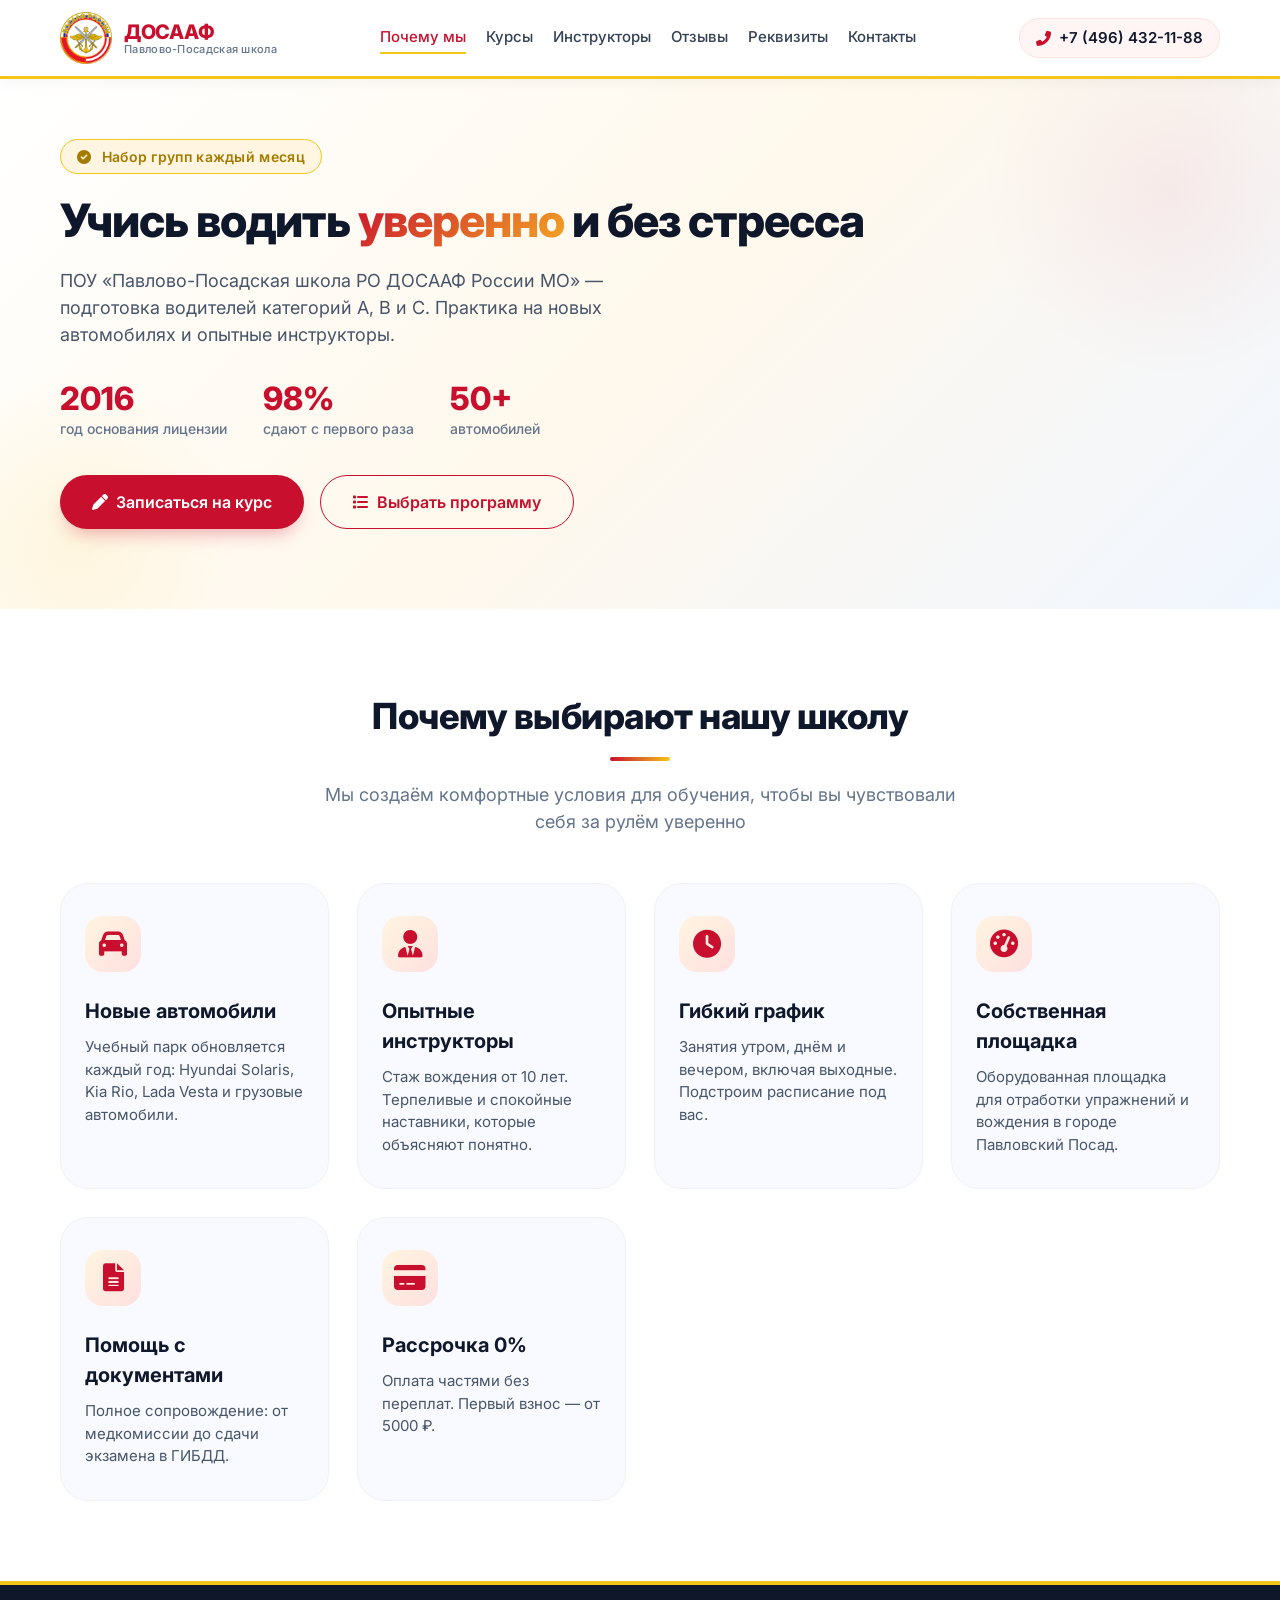
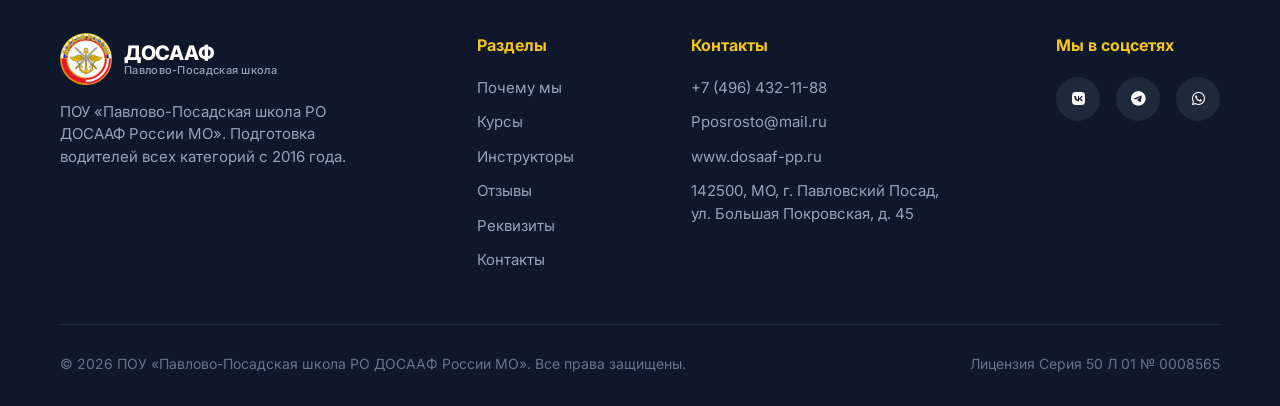
<file: index.html>
<!DOCTYPE html>
<html lang="ru">
<head>
  <meta charset="UTF-8">
  <meta name="viewport" content="width=device-width, initial-scale=1.0">
  <title>ПОУ «Павлово-Посадская школа РО ДОСААФ России МО»</title>
  <link rel="preconnect" href="https://fonts.googleapis.com">
  <link rel="preconnect" href="https://fonts.gstatic.com" crossorigin>
  <link href="https://fonts.googleapis.com/css2?family=Inter:opsz,wght@14..32,400;14..32,500;14..32,600;14..32,700;14..32,800&display=swap" rel="stylesheet">
  <link rel="stylesheet" href="https://cdnjs.cloudflare.com/ajax/libs/font-awesome/6.0.0-beta3/css/all.min.css">
  <link rel="stylesheet" href="style.css">
</head>
<body>
  <header>
    <div class="container header-inner">
      <a href="index.html" class="logo">
        <img src="images/dosaaf-logo.png" alt="Логотип ДОСААФ">
        <div class="logo-text-block">
          <span class="logo-title">ДОСААФ</span>
          <span class="logo-sub">Павлово-Посадская школа</span>
        </div>
      </a>

      <nav class="nav-desktop">
        <a href="index.html" class="active">Почему мы</a>
        <a href="courses.html">Курсы</a>
        <a href="instructors.html">Инструкторы</a>
        <a href="reviews.html">Отзывы</a>
        <a href="requisites.html">Реквизиты</a>
        <a href="contacts.html">Контакты</a>
      </nav>

      <a href="tel:+74964321188" class="header-phone">
        <i class="fas fa-phone-alt"></i> +7 (496) 432-11-88
      </a>

      <button class="burger" id="burger" aria-label="Меню" aria-expanded="false">
        <span></span>
        <span></span>
        <span></span>
      </button>
    </div>

    <div class="mobile-menu" id="mobileMenu">
      <nav class="mobile-nav">
        <a href="index.html" class="active">Почему мы</a>
        <a href="courses.html">Курсы</a>
        <a href="instructors.html">Инструкторы</a>
        <a href="reviews.html">Отзывы</a>
        <a href="requisites.html">Реквизиты</a>
        <a href="contacts.html">Контакты</a>
        <div class="mobile-nav-phone">
          <a href="tel:+74964321188">
            <i class="fas fa-phone-alt"></i> +7 (496) 432-11-88
          </a>
        </div>
      </nav>
    </div>
  </header>

  <section class="hero">
    <div class="container hero-grid">
      <div class="hero-content">
        <div class="hero-badge">
          <i class="fas fa-check-circle" style="margin-right: 6px;"></i> Набор групп каждый месяц
        </div>
        <h1 class="hero-title">
          Учись водить <span>уверенно</span> и без стресса
        </h1>
        <p class="hero-text">
          ПОУ «Павлово-Посадская школа РО ДОСААФ России МО» — подготовка водителей 
          категорий A, B и C. Практика на новых автомобилях и опытные инструкторы.
        </p>
        <div class="hero-stats">
          <div class="stat-item">
            <h3>2016</h3>
            <p>год основания лицензии</p>
          </div>
          <div class="stat-item">
            <h3>98%</h3>
            <p>сдают с первого раза</p>
          </div>
          <div class="stat-item">
            <h3>50+</h3>
            <p>автомобилей</p>
          </div>
        </div>
        <div class="hero-buttons">
          <a href="contacts.html" class="btn">
            <i class="fas fa-pen"></i> Записаться на курс
          </a>
          <a href="courses.html" class="btn btn-outline">
            <i class="fas fa-list"></i> Выбрать программу
          </a>
        </div>
      </div>
    </div>
  </section>

  <section class="features" id="features">
    <div class="container">
      <h2 class="section-title">Почему выбирают нашу школу</h2>
      <p class="section-subtitle">Мы создаём комфортные условия для обучения, чтобы вы чувствовали себя за рулём уверенно</p>

      <div class="features-grid">
        <div class="feature-card">
          <div class="feature-icon"><i class="fas fa-car"></i></div>
          <h3>Новые автомобили</h3>
          <p>Учебный парк обновляется каждый год: Hyundai Solaris, Kia Rio, Lada Vesta и грузовые автомобили.</p>
        </div>
        <div class="feature-card">
          <div class="feature-icon"><i class="fas fa-user-tie"></i></div>
          <h3>Опытные инструкторы</h3>
          <p>Стаж вождения от 10 лет. Терпеливые и спокойные наставники, которые объясняют понятно.</p>
        </div>
        <div class="feature-card">
          <div class="feature-icon"><i class="fas fa-clock"></i></div>
          <h3>Гибкий график</h3>
          <p>Занятия утром, днём и вечером, включая выходные. Подстроим расписание под вас.</p>
        </div>
        <div class="feature-card">
          <div class="feature-icon"><i class="fas fa-tachometer-alt"></i></div>
          <h3>Собственная площадка</h3>
          <p>Оборудованная площадка для отработки упражнений и вождения в городе Павловский Посад.</p>
        </div>
        <div class="feature-card">
          <div class="feature-icon"><i class="fas fa-file-alt"></i></div>
          <h3>Помощь с документами</h3>
          <p>Полное сопровождение: от медкомиссии до сдачи экзамена в ГИБДД.</p>
        </div>
        <div class="feature-card">
          <div class="feature-icon"><i class="fas fa-credit-card"></i></div>
          <h3>Рассрочка 0%</h3>
          <p>Оплата частями без переплат. Первый взнос — от 5000 ₽.</p>
        </div>
      </div>
    </div>
  </section>

  <footer>
    <div class="container">
      <div class="footer-grid">
        <div class="footer-brand">
          <a href="index.html" class="logo">
            <img src="images/dosaaf-logo.png" alt="Логотип ДОСААФ">
            <div class="logo-text-block">
              <span class="logo-title">ДОСААФ</span>
              <span class="logo-sub">Павлово-Посадская школа</span>
            </div>
          </a>
          <p>ПОУ «Павлово-Посадская школа РО ДОСААФ России МО». Подготовка водителей всех категорий с 2016 года.</p>
        </div>

        <div class="footer-links">
          <h4>Разделы</h4>
          <a href="index.html">Почему мы</a>
          <a href="courses.html">Курсы</a>
          <a href="instructors.html">Инструкторы</a>
          <a href="reviews.html">Отзывы</a>
          <a href="requisites.html">Реквизиты</a>
          <a href="contacts.html">Контакты</a>
        </div>

        <div class="footer-links">
          <h4>Контакты</h4>
          <a href="tel:+74964321188">+7 (496) 432-11-88</a>
          <a href="mailto:Pposrosto@mail.ru">Pposrosto@mail.ru</a>
          <a href="https://www.dosaaf-pp.ru" target="_blank">www.dosaaf-pp.ru</a>
          <a href="contacts.html">142500, МО, г. Павловский Посад,<br>ул. Большая Покровская, д. 45</a>
        </div>

        <div class="footer-links">
          <h4>Мы в соцсетях</h4>
          <div class="footer-social">
            <a href="#" aria-label="ВКонтакте"><i class="fab fa-vk"></i></a>
            <a href="#" aria-label="Telegram"><i class="fab fa-telegram-plane"></i></a>
            <a href="#" aria-label="WhatsApp"><i class="fab fa-whatsapp"></i></a>
          </div>
        </div>
      </div>

      <div class="footer-bottom">
        <div>© 2026 ПОУ «Павлово-Посадская школа РО ДОСААФ России МО». Все права защищены.</div>
        <div>Лицензия Серия 50 Л 01 № 0008565</div>
      </div>
    </div>
  </footer>


  <script>
    (function () {
      const burger = document.getElementById('burger');
      const mobileMenu = document.getElementById('mobileMenu');
      if (!burger || !mobileMenu) return;

      function closeMenu() {
        burger.classList.remove('active');
        mobileMenu.classList.remove('open');
        burger.setAttribute('aria-expanded', 'false');
        document.body.style.overflow = '';
      }

      function openMenu() {
        burger.classList.add('active');
        mobileMenu.classList.add('open');
        burger.setAttribute('aria-expanded', 'true');
        document.body.style.overflow = 'hidden';
      }

      burger.addEventListener('click', function () {
        if (mobileMenu.classList.contains('open')) closeMenu();
        else openMenu();
      });

      mobileMenu.addEventListener('click', function (e) {
        if (e.target === mobileMenu) closeMenu();
      });

      mobileMenu.querySelectorAll('a').forEach(function (link) {
        link.addEventListener('click', closeMenu);
      });

      document.addEventListener('keydown', function (e) {
        if (e.key === 'Escape') closeMenu();
      });
    })();
  </script>

</body>
</html>
</file>
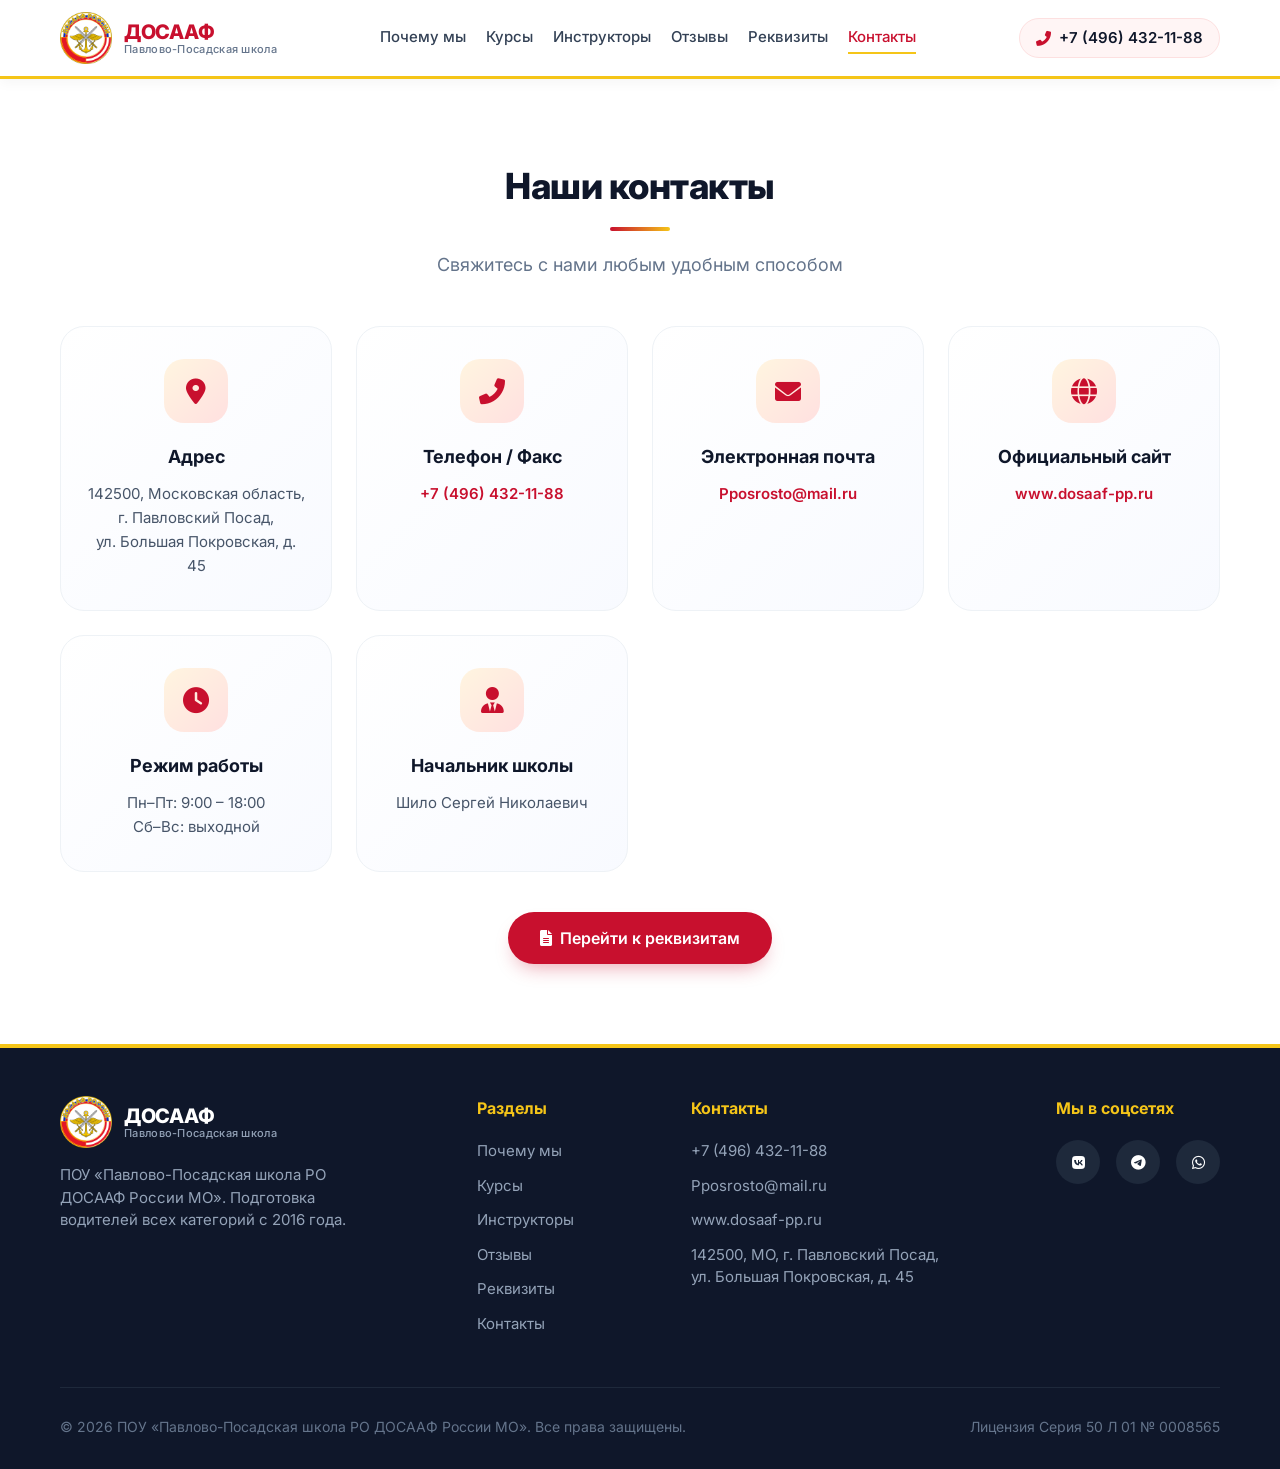
<file: contacts.html>
<!DOCTYPE html>
<html lang="ru">
<head>
  <meta charset="UTF-8">
  <meta name="viewport" content="width=device-width, initial-scale=1.0">
  <title>Контакты — ПОУ «Павлово-Посадская школа РО ДОСААФ России МО»</title>
  <link rel="preconnect" href="https://fonts.googleapis.com">
  <link rel="preconnect" href="https://fonts.gstatic.com" crossorigin>
  <link href="https://fonts.googleapis.com/css2?family=Inter:opsz,wght@14..32,400;14..32,500;14..32,600;14..32,700;14..32,800&display=swap" rel="stylesheet">
  <link rel="stylesheet" href="https://cdnjs.cloudflare.com/ajax/libs/font-awesome/6.0.0-beta3/css/all.min.css">
  <link rel="stylesheet" href="style.css">
</head>
<body>
  <header>
    <div class="container header-inner">
      <a href="index.html" class="logo">
        <img src="images/dosaaf-logo.png" alt="Логотип ДОСААФ">
        <div class="logo-text-block">
          <span class="logo-title">ДОСААФ</span>
          <span class="logo-sub">Павлово-Посадская школа</span>
        </div>
      </a>

      <nav class="nav-desktop">
        <a href="index.html">Почему мы</a>
        <a href="courses.html">Курсы</a>
        <a href="instructors.html">Инструкторы</a>
        <a href="reviews.html">Отзывы</a>
        <a href="requisites.html">Реквизиты</a>
        <a href="contacts.html" class="active">Контакты</a>
      </nav>

      <a href="tel:+74964321188" class="header-phone">
        <i class="fas fa-phone-alt"></i> +7 (496) 432-11-88
      </a>

      <button class="burger" id="burger" aria-label="Меню" aria-expanded="false">
        <span></span>
        <span></span>
        <span></span>
      </button>
    </div>

    <div class="mobile-menu" id="mobileMenu">
      <nav class="mobile-nav">
        <a href="index.html">Почему мы</a>
        <a href="courses.html">Курсы</a>
        <a href="instructors.html">Инструкторы</a>
        <a href="reviews.html">Отзывы</a>
        <a href="requisites.html">Реквизиты</a>
        <a href="contacts.html" class="active">Контакты</a>
        <div class="mobile-nav-phone">
          <a href="tel:+74964321188">
            <i class="fas fa-phone-alt"></i> +7 (496) 432-11-88
          </a>
        </div>
      </nav>
    </div>
  </header>

  <section class="contact">
    <div class="container">
      <h2 class="section-title">Наши контакты</h2>
      <p class="section-subtitle">Свяжитесь с нами любым удобным способом</p>

      <div class="contact-cards">
        <div class="contact-card">
          <div class="contact-card-icon"><i class="fas fa-map-marker-alt"></i></div>
          <h3>Адрес</h3>
          <p>142500, Московская область,<br>г. Павловский Посад,<br>ул. Большая Покровская, д. 45</p>
        </div>

        <div class="contact-card">
          <div class="contact-card-icon"><i class="fas fa-phone-alt"></i></div>
          <h3>Телефон / Факс</h3>
          <p><a href="tel:+74964321188">+7 (496) 432-11-88</a></p>
        </div>

        <div class="contact-card">
          <div class="contact-card-icon"><i class="fas fa-envelope"></i></div>
          <h3>Электронная почта</h3>
          <p><a href="mailto:Pposrosto@mail.ru">Pposrosto@mail.ru</a></p>
        </div>

        <div class="contact-card">
          <div class="contact-card-icon"><i class="fas fa-globe"></i></div>
          <h3>Официальный сайт</h3>
          <p><a href="https://www.dosaaf-pp.ru" target="_blank">www.dosaaf-pp.ru</a></p>
        </div>

        <div class="contact-card">
          <div class="contact-card-icon"><i class="fas fa-clock"></i></div>
          <h3>Режим работы</h3>
          <p>Пн–Пт: 9:00 – 18:00<br>Сб–Вс: выходной</p>
        </div>

        <div class="contact-card">
          <div class="contact-card-icon"><i class="fas fa-user-tie"></i></div>
          <h3>Начальник школы</h3>
          <p>Шило Сергей Николаевич</p>
        </div>
      </div>

      <!-- Кнопка-ссылка на реквизиты -->
      <div class="contact-cta">
        <a href="requisites.html" class="btn">
          <i class="fas fa-file-alt"></i> Перейти к реквизитам
        </a>
      </div>

    </div>
  </section>

  <footer>
    <div class="container">
      <div class="footer-grid">
        <div class="footer-brand">
          <a href="index.html" class="logo">
            <img src="images/dosaaf-logo.png" alt="Логотип ДОСААФ">
            <div class="logo-text-block">
              <span class="logo-title">ДОСААФ</span>
              <span class="logo-sub">Павлово-Посадская школа</span>
            </div>
          </a>
          <p>ПОУ «Павлово-Посадская школа РО ДОСААФ России МО». Подготовка водителей всех категорий с 2016 года.</p>
        </div>
        <div class="footer-links">
          <h4>Разделы</h4>
          <a href="index.html">Почему мы</a>
          <a href="courses.html">Курсы</a>
          <a href="instructors.html">Инструкторы</a>
          <a href="reviews.html">Отзывы</a>
          <a href="requisites.html">Реквизиты</a>
          <a href="contacts.html">Контакты</a>
        </div>
        <div class="footer-links">
          <h4>Контакты</h4>
          <a href="tel:+74964321188">+7 (496) 432-11-88</a>
          <a href="mailto:Pposrosto@mail.ru">Pposrosto@mail.ru</a>
          <a href="https://www.dosaaf-pp.ru" target="_blank">www.dosaaf-pp.ru</a>
          <a href="contacts.html">142500, МО, г. Павловский Посад,<br>ул. Большая Покровская, д. 45</a>
        </div>
        <div class="footer-links">
          <h4>Мы в соцсетях</h4>
          <div class="footer-social">
            <a href="#" aria-label="ВКонтакте"><i class="fab fa-vk"></i></a>
            <a href="#" aria-label="Telegram"><i class="fab fa-telegram-plane"></i></a>
            <a href="#" aria-label="WhatsApp"><i class="fab fa-whatsapp"></i></a>
          </div>
        </div>
      </div>
      <div class="footer-bottom">
        <div>© 2026 ПОУ «Павлово-Посадская школа РО ДОСААФ России МО». Все права защищены.</div>
        <div>Лицензия Серия 50 Л 01 № 0008565</div>
      </div>
    </div>
  </footer>


  <script>
    (function () {
      const burger = document.getElementById('burger');
      const mobileMenu = document.getElementById('mobileMenu');
      if (!burger || !mobileMenu) return;

      function closeMenu() {
        burger.classList.remove('active');
        mobileMenu.classList.remove('open');
        burger.setAttribute('aria-expanded', 'false');
        document.body.style.overflow = '';
      }

      function openMenu() {
        burger.classList.add('active');
        mobileMenu.classList.add('open');
        burger.setAttribute('aria-expanded', 'true');
        document.body.style.overflow = 'hidden';
      }

      burger.addEventListener('click', function () {
        if (mobileMenu.classList.contains('open')) closeMenu();
        else openMenu();
      });

      mobileMenu.addEventListener('click', function (e) {
        if (e.target === mobileMenu) closeMenu();
      });

      mobileMenu.querySelectorAll('a').forEach(function (link) {
        link.addEventListener('click', closeMenu);
      });

      document.addEventListener('keydown', function (e) {
        if (e.key === 'Escape') closeMenu();
      });
    })();
  </script>

</body>
</html>
</file>
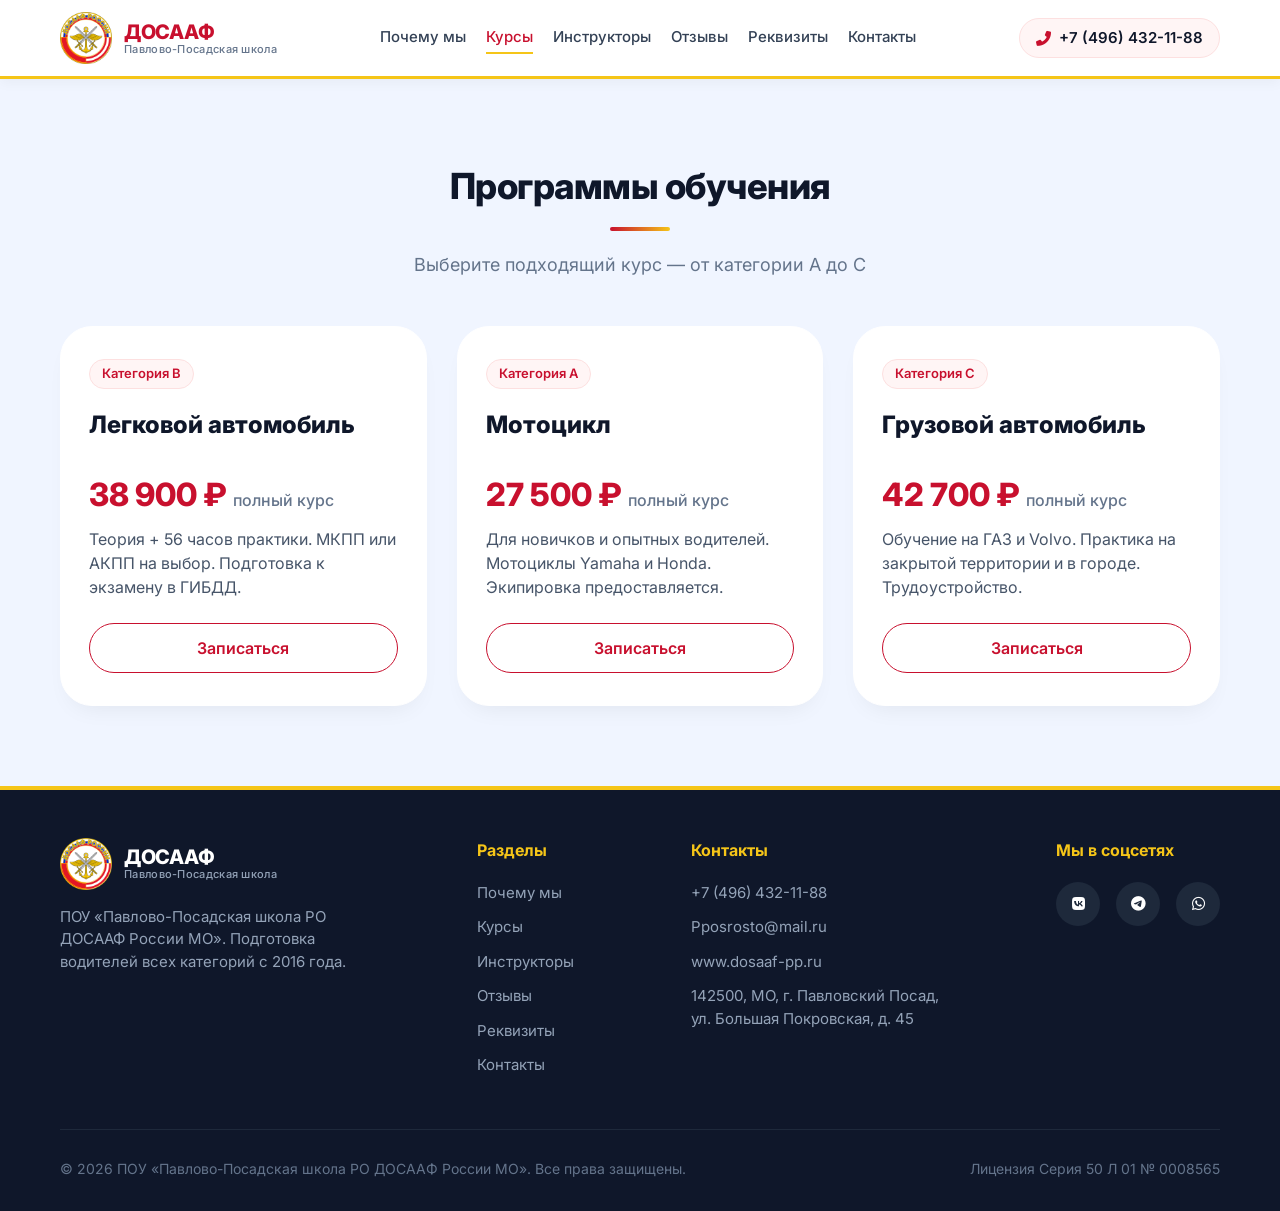
<file: courses.html>
<!DOCTYPE html>
<html lang="ru">
<head>
  <meta charset="UTF-8">
  <meta name="viewport" content="width=device-width, initial-scale=1.0">
  <title>Курсы — ПОУ «Павлово-Посадская школа РО ДОСААФ России МО»</title>
  <link rel="preconnect" href="https://fonts.googleapis.com">
  <link rel="preconnect" href="https://fonts.gstatic.com" crossorigin>
  <link href="https://fonts.googleapis.com/css2?family=Inter:opsz,wght@14..32,400;14..32,500;14..32,600;14..32,700;14..32,800&display=swap" rel="stylesheet">
  <link rel="stylesheet" href="https://cdnjs.cloudflare.com/ajax/libs/font-awesome/6.0.0-beta3/css/all.min.css">
  <link rel="stylesheet" href="style.css">
</head>
<body>
  <header>
    <div class="container header-inner">
      <a href="index.html" class="logo">
        <img src="images/dosaaf-logo.png" alt="Логотип ДОСААФ">
        <div class="logo-text-block">
          <span class="logo-title">ДОСААФ</span>
          <span class="logo-sub">Павлово-Посадская школа</span>
        </div>
      </a>

      <nav class="nav-desktop">
        <a href="index.html">Почему мы</a>
        <a href="courses.html" class="active">Курсы</a>
        <a href="instructors.html">Инструкторы</a>
        <a href="reviews.html">Отзывы</a>
        <a href="requisites.html">Реквизиты</a>
        <a href="contacts.html">Контакты</a>
      </nav>

      <a href="tel:+74964321188" class="header-phone">
        <i class="fas fa-phone-alt"></i> +7 (496) 432-11-88
      </a>

      <button class="burger" id="burger" aria-label="Меню" aria-expanded="false">
        <span></span>
        <span></span>
        <span></span>
      </button>
    </div>

    <div class="mobile-menu" id="mobileMenu">
      <nav class="mobile-nav">
        <a href="index.html">Почему мы</a>
        <a href="courses.html" class="active">Курсы</a>
        <a href="instructors.html">Инструкторы</a>
        <a href="reviews.html">Отзывы</a>
        <a href="requisites.html">Реквизиты</a>
        <a href="contacts.html">Контакты</a>
        <div class="mobile-nav-phone">
          <a href="tel:+74964321188">
            <i class="fas fa-phone-alt"></i> +7 (496) 432-11-88
          </a>
        </div>
      </nav>
    </div>
  </header>

  <section class="courses">
    <div class="container">
      <h2 class="section-title">Программы обучения</h2>
      <p class="section-subtitle">Выберите подходящий курс — от категории A до C</p>

      <div class="courses-grid">
        <div class="course-card">
          <span class="course-tag">Категория B</span>
          <h3>Легковой автомобиль</h3>
          <div class="course-price">38 900 ₽ <small>полный курс</small></div>
          <p class="course-desc">
            Теория + 56 часов практики. МКПП или АКПП на выбор. Подготовка к экзамену в ГИБДД.
          </p>
          <a href="contacts.html" class="btn btn-outline">Записаться</a>
        </div>
        <div class="course-card">
          <span class="course-tag">Категория A</span>
          <h3>Мотоцикл</h3>
          <div class="course-price">27 500 ₽ <small>полный курс</small></div>
          <p class="course-desc">
            Для новичков и опытных водителей. Мотоциклы Yamaha и Honda. Экипировка предоставляется.
          </p>
          <a href="contacts.html" class="btn btn-outline">Записаться</a>
        </div>
        <div class="course-card">
          <span class="course-tag">Категория C</span>
          <h3>Грузовой автомобиль</h3>
          <div class="course-price">42 700 ₽ <small>полный курс</small></div>
          <p class="course-desc">
            Обучение на ГАЗ и Volvo. Практика на закрытой территории и в городе. Трудоустройство.
          </p>
          <a href="contacts.html" class="btn btn-outline">Записаться</a>
        </div>
      </div>
    </div>
  </section>

  <footer>
    <div class="container">
      <div class="footer-grid">
        <div class="footer-brand">
          <a href="index.html" class="logo">
            <img src="images/dosaaf-logo.png" alt="Логотип ДОСААФ">
            <div class="logo-text-block">
              <span class="logo-title">ДОСААФ</span>
              <span class="logo-sub">Павлово-Посадская школа</span>
            </div>
          </a>
          <p>ПОУ «Павлово-Посадская школа РО ДОСААФ России МО». Подготовка водителей всех категорий с 2016 года.</p>
        </div>
        <div class="footer-links">
          <h4>Разделы</h4>
          <a href="index.html">Почему мы</a>
          <a href="courses.html">Курсы</a>
          <a href="instructors.html">Инструкторы</a>
          <a href="reviews.html">Отзывы</a>
          <a href="requisites.html">Реквизиты</a>
          <a href="contacts.html">Контакты</a>
        </div>
        <div class="footer-links">
          <h4>Контакты</h4>
          <a href="tel:+74964321188">+7 (496) 432-11-88</a>
          <a href="mailto:Pposrosto@mail.ru">Pposrosto@mail.ru</a>
          <a href="https://www.dosaaf-pp.ru" target="_blank">www.dosaaf-pp.ru</a>
          <a href="contacts.html">142500, МО, г. Павловский Посад,<br>ул. Большая Покровская, д. 45</a>
        </div>
        <div class="footer-links">
          <h4>Мы в соцсетях</h4>
          <div class="footer-social">
            <a href="#" aria-label="ВКонтакте"><i class="fab fa-vk"></i></a>
            <a href="#" aria-label="Telegram"><i class="fab fa-telegram-plane"></i></a>
            <a href="#" aria-label="WhatsApp"><i class="fab fa-whatsapp"></i></a>
          </div>
        </div>
      </div>
      <div class="footer-bottom">
        <div>© 2026 ПОУ «Павлово-Посадская школа РО ДОСААФ России МО». Все права защищены.</div>
        <div>Лицензия Серия 50 Л 01 № 0008565</div>
      </div>
    </div>
  </footer>


  <script>
    (function () {
      const burger = document.getElementById('burger');
      const mobileMenu = document.getElementById('mobileMenu');
      if (!burger || !mobileMenu) return;

      function closeMenu() {
        burger.classList.remove('active');
        mobileMenu.classList.remove('open');
        burger.setAttribute('aria-expanded', 'false');
        document.body.style.overflow = '';
      }

      function openMenu() {
        burger.classList.add('active');
        mobileMenu.classList.add('open');
        burger.setAttribute('aria-expanded', 'true');
        document.body.style.overflow = 'hidden';
      }

      burger.addEventListener('click', function () {
        if (mobileMenu.classList.contains('open')) closeMenu();
        else openMenu();
      });

      mobileMenu.addEventListener('click', function (e) {
        if (e.target === mobileMenu) closeMenu();
      });

      mobileMenu.querySelectorAll('a').forEach(function (link) {
        link.addEventListener('click', closeMenu);
      });

      document.addEventListener('keydown', function (e) {
        if (e.key === 'Escape') closeMenu();
      });
    })();
  </script>

</body>
</html>
</file>
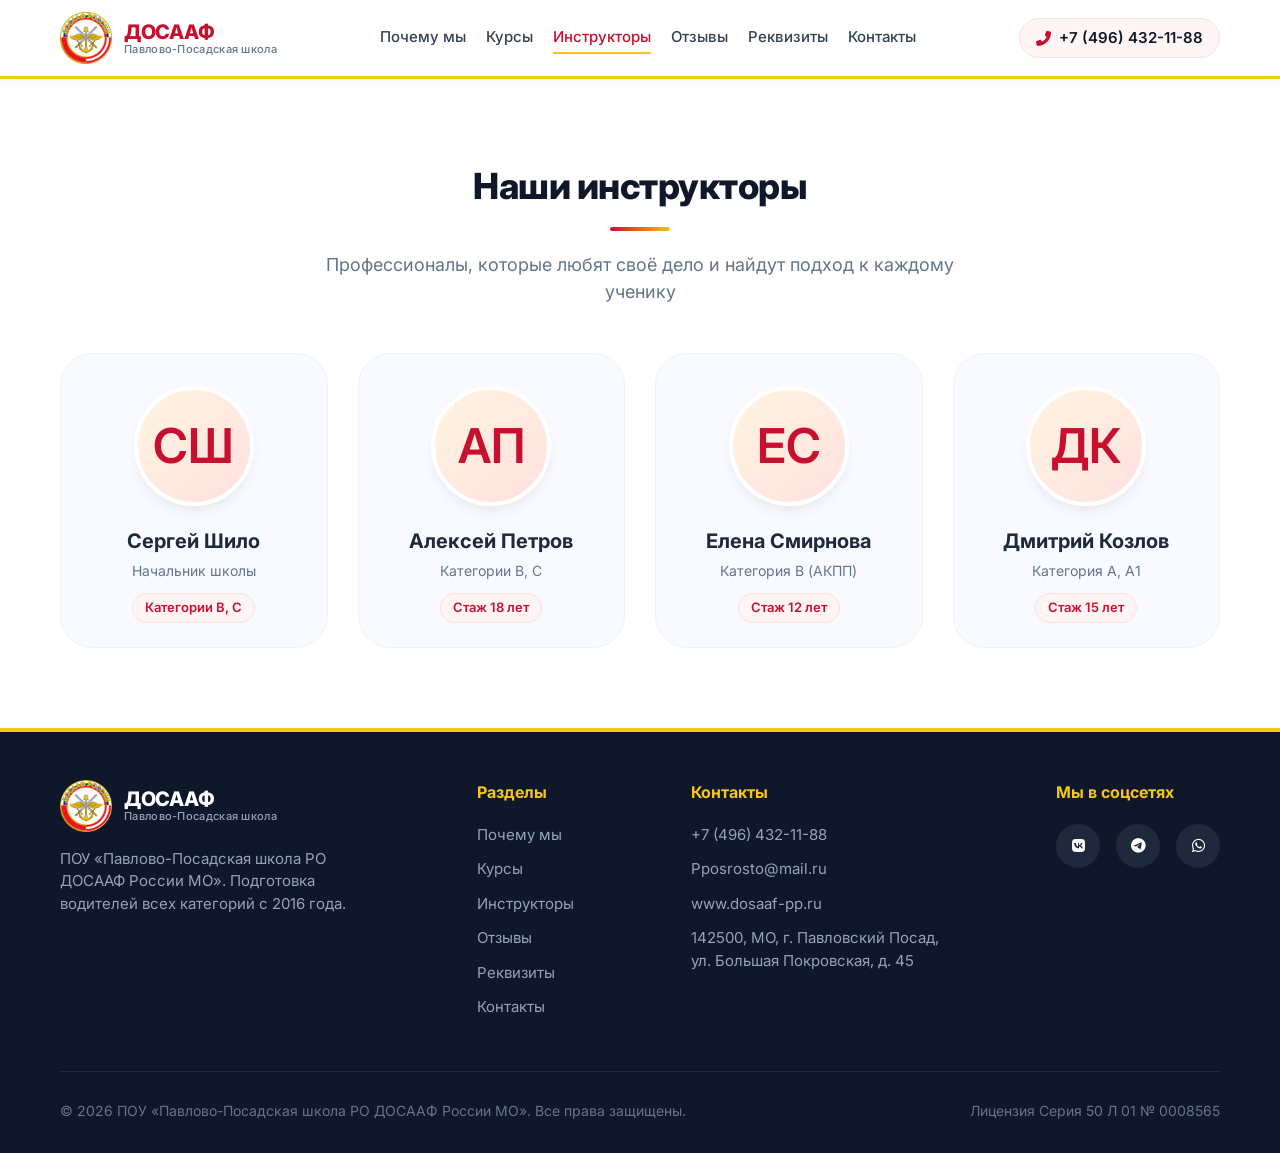
<file: instructors.html>
<!DOCTYPE html>
<html lang="ru">
<head>
  <meta charset="UTF-8">
  <meta name="viewport" content="width=device-width, initial-scale=1.0">
  <title>Инструкторы — ПОУ «Павлово-Посадская школа РО ДОСААФ России МО»</title>
  <link rel="preconnect" href="https://fonts.googleapis.com">
  <link rel="preconnect" href="https://fonts.gstatic.com" crossorigin>
  <link href="https://fonts.googleapis.com/css2?family=Inter:opsz,wght@14..32,400;14..32,500;14..32,600;14..32,700;14..32,800&display=swap" rel="stylesheet">
  <link rel="stylesheet" href="https://cdnjs.cloudflare.com/ajax/libs/font-awesome/6.0.0-beta3/css/all.min.css">
  <link rel="stylesheet" href="style.css">
</head>
<body>
  <header>
    <div class="container header-inner">
      <a href="index.html" class="logo">
        <img src="images/dosaaf-logo.png" alt="Логотип ДОСААФ">
        <div class="logo-text-block">
          <span class="logo-title">ДОСААФ</span>
          <span class="logo-sub">Павлово-Посадская школа</span>
        </div>
      </a>

      <nav class="nav-desktop">
        <a href="index.html">Почему мы</a>
        <a href="courses.html">Курсы</a>
        <a href="instructors.html" class="active">Инструкторы</a>
        <a href="reviews.html">Отзывы</a>
        <a href="requisites.html">Реквизиты</a>
        <a href="contacts.html">Контакты</a>
      </nav>

      <a href="tel:+74964321188" class="header-phone">
        <i class="fas fa-phone-alt"></i> +7 (496) 432-11-88
      </a>

      <button class="burger" id="burger" aria-label="Меню" aria-expanded="false">
        <span></span>
        <span></span>
        <span></span>
      </button>
    </div>

    <div class="mobile-menu" id="mobileMenu">
      <nav class="mobile-nav">
        <a href="index.html">Почему мы</a>
        <a href="courses.html">Курсы</a>
        <a href="instructors.html" class="active">Инструкторы</a>
        <a href="reviews.html">Отзывы</a>
        <a href="requisites.html">Реквизиты</a>
        <a href="contacts.html">Контакты</a>
        <div class="mobile-nav-phone">
          <a href="tel:+74964321188">
            <i class="fas fa-phone-alt"></i> +7 (496) 432-11-88
          </a>
        </div>
      </nav>
    </div>
  </header>

  <section class="instructors">
    <div class="container">
      <h2 class="section-title">Наши инструкторы</h2>
      <p class="section-subtitle">Профессионалы, которые любят своё дело и найдут подход к каждому ученику</p>

      <div class="instructors-grid">
        <div class="instructor-card">
          <div class="instructor-avatar">СШ</div>
          <h4>Сергей Шило</h4>
          <p>Начальник школы</p>
          <span class="instructor-exp">Категории B, C</span>
        </div>
        <div class="instructor-card">
          <div class="instructor-avatar">АП</div>
          <h4>Алексей Петров</h4>
          <p>Категории B, C</p>
          <span class="instructor-exp">Стаж 18 лет</span>
        </div>
        <div class="instructor-card">
          <div class="instructor-avatar">ЕС</div>
          <h4>Елена Смирнова</h4>
          <p>Категория B (АКПП)</p>
          <span class="instructor-exp">Стаж 12 лет</span>
        </div>
        <div class="instructor-card">
          <div class="instructor-avatar">ДК</div>
          <h4>Дмитрий Козлов</h4>
          <p>Категория A, A1</p>
          <span class="instructor-exp">Стаж 15 лет</span>
        </div>
      </div>
    </div>
  </section>

  <footer>
    <div class="container">
      <div class="footer-grid">
        <div class="footer-brand">
          <a href="index.html" class="logo">
            <img src="images/dosaaf-logo.png" alt="Логотип ДОСААФ">
            <div class="logo-text-block">
              <span class="logo-title">ДОСААФ</span>
              <span class="logo-sub">Павлово-Посадская школа</span>
            </div>
          </a>
          <p>ПОУ «Павлово-Посадская школа РО ДОСААФ России МО». Подготовка водителей всех категорий с 2016 года.</p>
        </div>
        <div class="footer-links">
          <h4>Разделы</h4>
          <a href="index.html">Почему мы</a>
          <a href="courses.html">Курсы</a>
          <a href="instructors.html">Инструкторы</a>
          <a href="reviews.html">Отзывы</a>
          <a href="requisites.html">Реквизиты</a>
          <a href="contacts.html">Контакты</a>
        </div>
        <div class="footer-links">
          <h4>Контакты</h4>
          <a href="tel:+74964321188">+7 (496) 432-11-88</a>
          <a href="mailto:Pposrosto@mail.ru">Pposrosto@mail.ru</a>
          <a href="https://www.dosaaf-pp.ru" target="_blank">www.dosaaf-pp.ru</a>
          <a href="contacts.html">142500, МО, г. Павловский Посад,<br>ул. Большая Покровская, д. 45</a>
        </div>
        <div class="footer-links">
          <h4>Мы в соцсетях</h4>
          <div class="footer-social">
            <a href="#" aria-label="ВКонтакте"><i class="fab fa-vk"></i></a>
            <a href="#" aria-label="Telegram"><i class="fab fa-telegram-plane"></i></a>
            <a href="#" aria-label="WhatsApp"><i class="fab fa-whatsapp"></i></a>
          </div>
        </div>
      </div>
      <div class="footer-bottom">
        <div>© 2026 ПОУ «Павлово-Посадская школа РО ДОСААФ России МО». Все права защищены.</div>
        <div>Лицензия Серия 50 Л 01 № 0008565</div>
      </div>
    </div>
  </footer>


  <script>
    (function () {
      const burger = document.getElementById('burger');
      const mobileMenu = document.getElementById('mobileMenu');
      if (!burger || !mobileMenu) return;

      function closeMenu() {
        burger.classList.remove('active');
        mobileMenu.classList.remove('open');
        burger.setAttribute('aria-expanded', 'false');
        document.body.style.overflow = '';
      }

      function openMenu() {
        burger.classList.add('active');
        mobileMenu.classList.add('open');
        burger.setAttribute('aria-expanded', 'true');
        document.body.style.overflow = 'hidden';
      }

      burger.addEventListener('click', function () {
        if (mobileMenu.classList.contains('open')) closeMenu();
        else openMenu();
      });

      mobileMenu.addEventListener('click', function (e) {
        if (e.target === mobileMenu) closeMenu();
      });

      mobileMenu.querySelectorAll('a').forEach(function (link) {
        link.addEventListener('click', closeMenu);
      });

      document.addEventListener('keydown', function (e) {
        if (e.key === 'Escape') closeMenu();
      });
    })();
  </script>

</body>
</html>
</file>
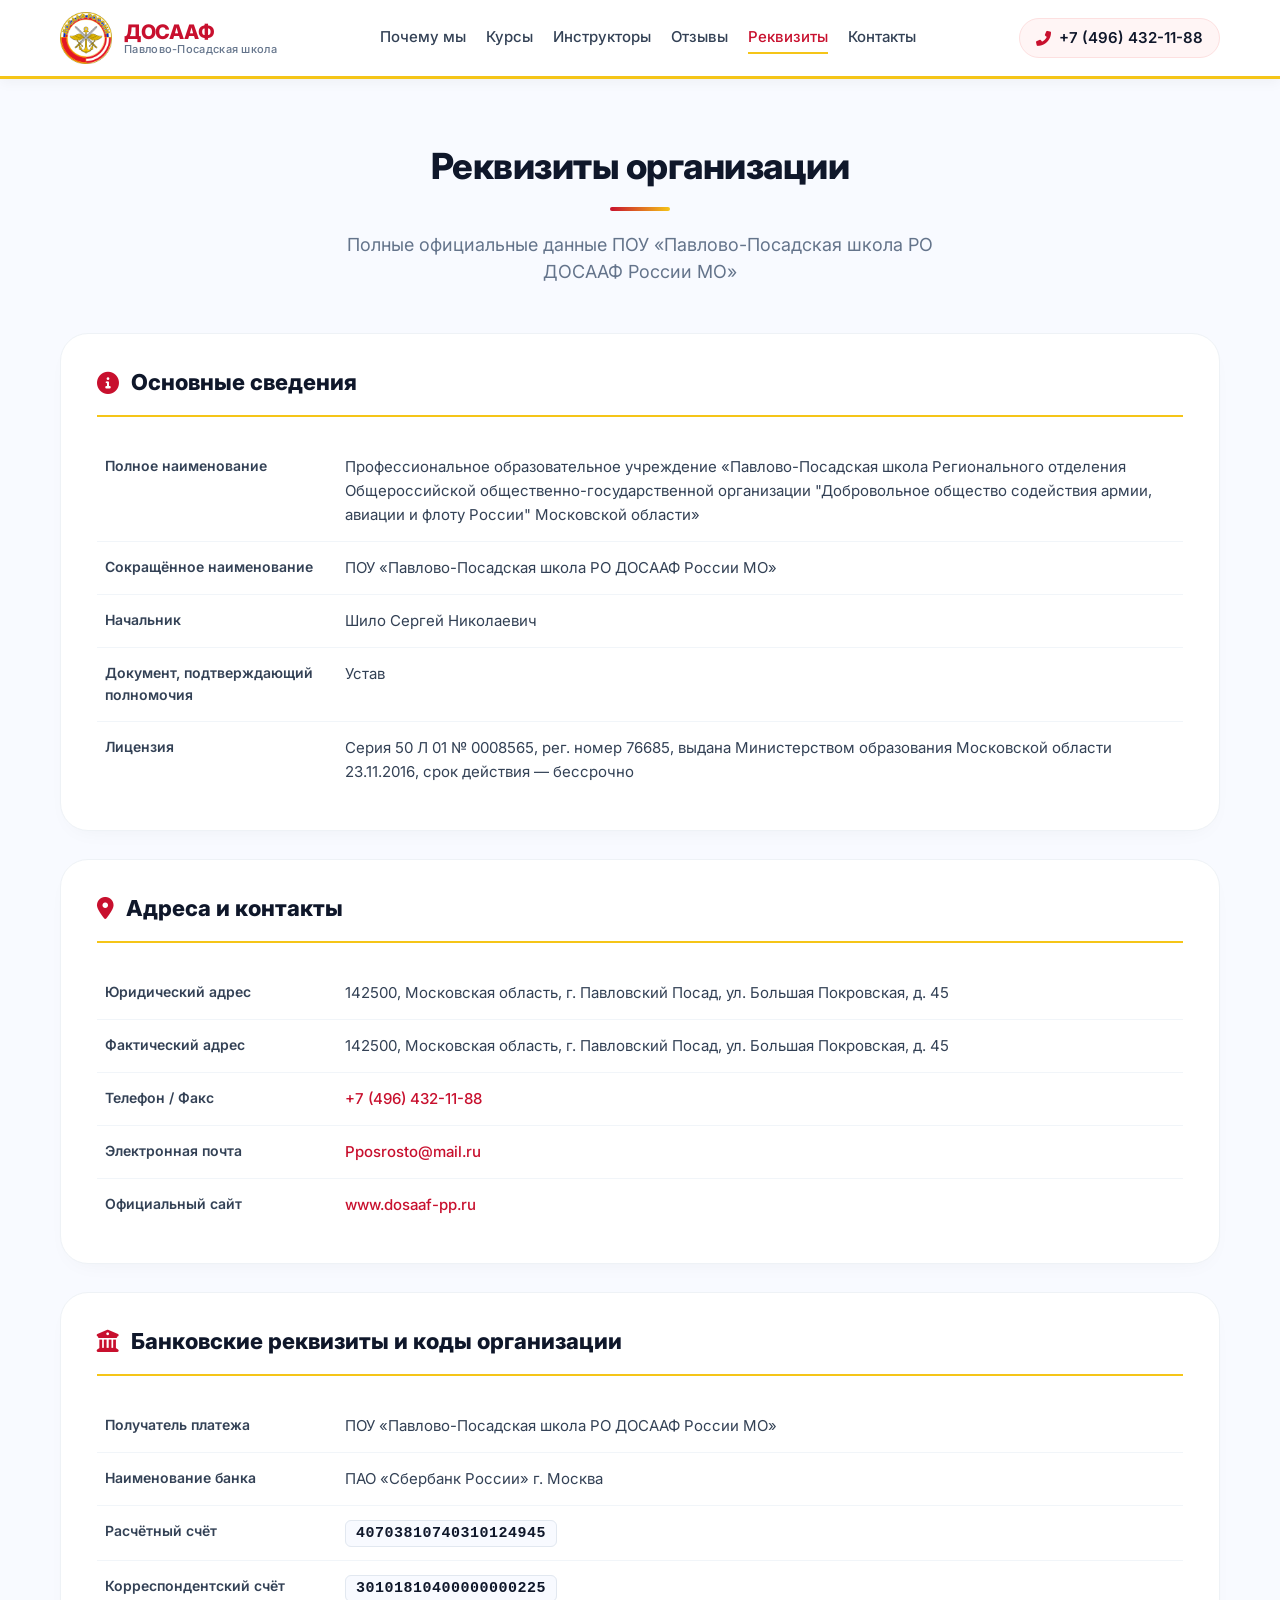
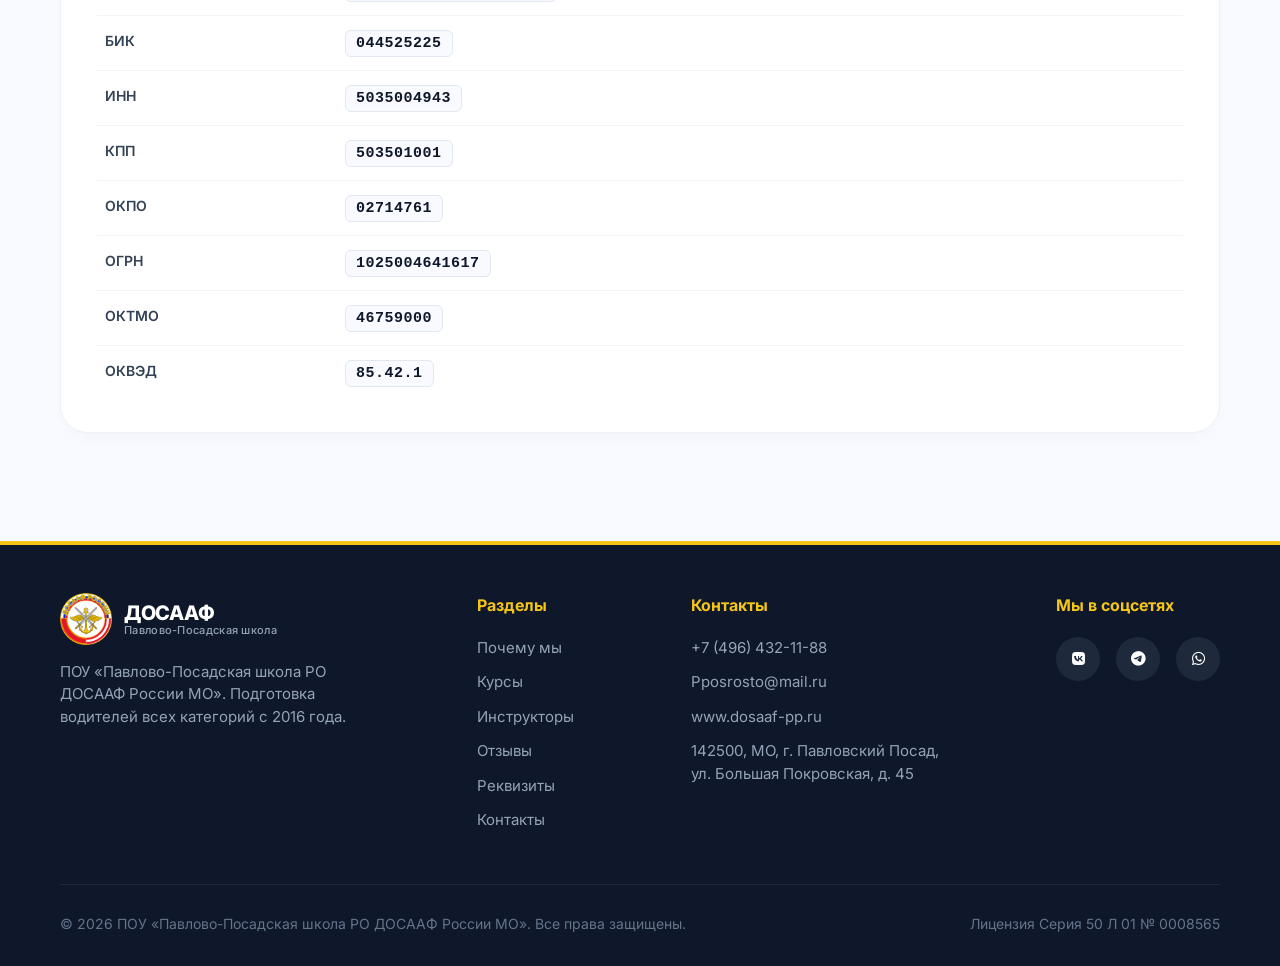
<file: requisites.html>
<!DOCTYPE html>
<html lang="ru">
<head>
  <meta charset="UTF-8">
  <meta name="viewport" content="width=device-width, initial-scale=1.0">
  <title>Реквизиты — ПОУ «Павлово-Посадская школа РО ДОСААФ России МО»</title>
  <link rel="preconnect" href="https://fonts.googleapis.com">
  <link rel="preconnect" href="https://fonts.gstatic.com" crossorigin>
  <link href="https://fonts.googleapis.com/css2?family=Inter:opsz,wght@14..32,400;14..32,500;14..32,600;14..32,700;14..32,800&display=swap" rel="stylesheet">
  <link rel="stylesheet" href="https://cdnjs.cloudflare.com/ajax/libs/font-awesome/6.0.0-beta3/css/all.min.css">
  <link rel="stylesheet" href="style.css">
</head>
<body>
  <header>
    <div class="container header-inner">
      <a href="index.html" class="logo">
        <img src="images/dosaaf-logo.png" alt="Логотип ДОСААФ">
        <div class="logo-text-block">
          <span class="logo-title">ДОСААФ</span>
          <span class="logo-sub">Павлово-Посадская школа</span>
        </div>
      </a>

      <nav class="nav-desktop">
        <a href="index.html">Почему мы</a>
        <a href="courses.html">Курсы</a>
        <a href="instructors.html">Инструкторы</a>
        <a href="reviews.html">Отзывы</a>
        <a href="requisites.html" class="active">Реквизиты</a>
        <a href="contacts.html">Контакты</a>
      </nav>

      <a href="tel:+74964321188" class="header-phone">
        <i class="fas fa-phone-alt"></i> +7 (496) 432-11-88
      </a>

      <button class="burger" id="burger" aria-label="Меню" aria-expanded="false">
        <span></span>
        <span></span>
        <span></span>
      </button>
    </div>

    <div class="mobile-menu" id="mobileMenu">
      <nav class="mobile-nav">
        <a href="index.html">Почему мы</a>
        <a href="courses.html">Курсы</a>
        <a href="instructors.html">Инструкторы</a>
        <a href="reviews.html">Отзывы</a>
        <a href="requisites.html" class="active">Реквизиты</a>
        <a href="contacts.html">Контакты</a>
        <div class="mobile-nav-phone">
          <a href="tel:+74964321188">
            <i class="fas fa-phone-alt"></i> +7 (496) 432-11-88
          </a>
        </div>
      </nav>
    </div>
  </header>

  <section class="requisites">
    <div class="container">
      <h2 class="section-title">Реквизиты организации</h2>
      <p class="section-subtitle">Полные официальные данные ПОУ «Павлово-Посадская школа РО ДОСААФ России МО»</p>

      <!-- Основные сведения -->
      <div class="req-block">
        <h3 class="req-block-title"><i class="fas fa-info-circle"></i> Основные сведения</h3>
        <table class="req-table">
          <tbody>
            <tr>
              <td class="req-label">Полное наименование</td>
              <td>Профессиональное образовательное учреждение «Павлово-Посадская школа Регионального отделения Общероссийской общественно-государственной организации "Добровольное общество содействия армии, авиации и флоту России" Московской области»</td>
            </tr>
            <tr>
              <td class="req-label">Сокращённое наименование</td>
              <td>ПОУ «Павлово-Посадская школа РО ДОСААФ России МО»</td>
            </tr>
            <tr>
              <td class="req-label">Начальник</td>
              <td>Шило Сергей Николаевич</td>
            </tr>
            <tr>
              <td class="req-label">Документ, подтверждающий полномочия</td>
              <td>Устав</td>
            </tr>
            <tr>
              <td class="req-label">Лицензия</td>
              <td>Серия 50 Л 01 № 0008565, рег. номер 76685, выдана Министерством образования Московской области 23.11.2016, срок действия — бессрочно</td>
            </tr>
          </tbody>
        </table>
      </div>

      <!-- Адреса и контакты -->
      <div class="req-block">
        <h3 class="req-block-title"><i class="fas fa-map-marker-alt"></i> Адреса и контакты</h3>
        <table class="req-table">
          <tbody>
            <tr>
              <td class="req-label">Юридический адрес</td>
              <td>142500, Московская область, г. Павловский Посад, ул. Большая Покровская, д. 45</td>
            </tr>
            <tr>
              <td class="req-label">Фактический адрес</td>
              <td>142500, Московская область, г. Павловский Посад, ул. Большая Покровская, д. 45</td>
            </tr>
            <tr>
              <td class="req-label">Телефон / Факс</td>
              <td><a href="tel:+74964321188">+7 (496) 432-11-88</a></td>
            </tr>
            <tr>
              <td class="req-label">Электронная почта</td>
              <td><a href="mailto:Pposrosto@mail.ru">Pposrosto@mail.ru</a></td>
            </tr>
            <tr>
              <td class="req-label">Официальный сайт</td>
              <td><a href="https://www.dosaaf-pp.ru" target="_blank">www.dosaaf-pp.ru</a></td>
            </tr>
          </tbody>
        </table>
      </div>

      <!-- Банковские реквизиты и коды организации (единый блок) -->
      <div class="req-block">
        <h3 class="req-block-title"><i class="fas fa-university"></i> Банковские реквизиты и коды организации</h3>

        <table class="req-table">
          <tbody>
            <tr>
              <td class="req-label">Получатель платежа</td>
              <td>ПОУ «Павлово-Посадская школа РО ДОСААФ России МО»</td>
            </tr>
            <tr>
              <td class="req-label">Наименование банка</td>
              <td>ПАО «Сбербанк России» г. Москва</td>
            </tr>
            <tr>
              <td class="req-label">Расчётный счёт</td>
              <td><code>40703810740310124945</code></td>
            </tr>
            <tr>
              <td class="req-label">Корреспондентский счёт</td>
              <td><code>30101810400000000225</code></td>
            </tr>
            <tr>
              <td class="req-label">БИК</td>
              <td><code>044525225</code></td>
            </tr>
            <tr>
              <td class="req-label">ИНН</td>
              <td><code>5035004943</code></td>
            </tr>
            <tr>
              <td class="req-label">КПП</td>
              <td><code>503501001</code></td>
            </tr>
            <tr>
              <td class="req-label">ОКПО</td>
              <td><code>02714761</code></td>
            </tr>
            <tr>
              <td class="req-label">ОГРН</td>
              <td><code>1025004641617</code></td>
            </tr>
            <tr>
              <td class="req-label">ОКТМО</td>
              <td><code>46759000</code></td>
            </tr>
            <tr>
              <td class="req-label">ОКВЭД</td>
              <td><code>85.42.1</code></td>
            </tr>
          </tbody>
        </table>
      </div>

    </div>
  </section>

  <footer>
    <div class="container">
      <div class="footer-grid">
        <div class="footer-brand">
          <a href="index.html" class="logo">
            <img src="images/dosaaf-logo.png" alt="Логотип ДОСААФ">
            <div class="logo-text-block">
              <span class="logo-title">ДОСААФ</span>
              <span class="logo-sub">Павлово-Посадская школа</span>
            </div>
          </a>
          <p>ПОУ «Павлово-Посадская школа РО ДОСААФ России МО». Подготовка водителей всех категорий с 2016 года.</p>
        </div>
        <div class="footer-links">
          <h4>Разделы</h4>
          <a href="index.html">Почему мы</a>
          <a href="courses.html">Курсы</a>
          <a href="instructors.html">Инструкторы</a>
          <a href="reviews.html">Отзывы</a>
          <a href="requisites.html">Реквизиты</a>
          <a href="contacts.html">Контакты</a>
        </div>
        <div class="footer-links">
          <h4>Контакты</h4>
          <a href="tel:+74964321188">+7 (496) 432-11-88</a>
          <a href="mailto:Pposrosto@mail.ru">Pposrosto@mail.ru</a>
          <a href="https://www.dosaaf-pp.ru" target="_blank">www.dosaaf-pp.ru</a>
          <a href="contacts.html">142500, МО, г. Павловский Посад,<br>ул. Большая Покровская, д. 45</a>
        </div>
        <div class="footer-links">
          <h4>Мы в соцсетях</h4>
          <div class="footer-social">
            <a href="#" aria-label="ВКонтакте"><i class="fab fa-vk"></i></a>
            <a href="#" aria-label="Telegram"><i class="fab fa-telegram-plane"></i></a>
            <a href="#" aria-label="WhatsApp"><i class="fab fa-whatsapp"></i></a>
          </div>
        </div>
      </div>
      <div class="footer-bottom">
        <div>© 2026 ПОУ «Павлово-Посадская школа РО ДОСААФ России МО». Все права защищены.</div>
        <div>Лицензия Серия 50 Л 01 № 0008565</div>
      </div>
    </div>
  </footer>


  <script>
    (function () {
      const burger = document.getElementById('burger');
      const mobileMenu = document.getElementById('mobileMenu');
      if (!burger || !mobileMenu) return;

      function closeMenu() {
        burger.classList.remove('active');
        mobileMenu.classList.remove('open');
        burger.setAttribute('aria-expanded', 'false');
        document.body.style.overflow = '';
      }

      function openMenu() {
        burger.classList.add('active');
        mobileMenu.classList.add('open');
        burger.setAttribute('aria-expanded', 'true');
        document.body.style.overflow = 'hidden';
      }

      burger.addEventListener('click', function () {
        if (mobileMenu.classList.contains('open')) closeMenu();
        else openMenu();
      });

      mobileMenu.addEventListener('click', function (e) {
        if (e.target === mobileMenu) closeMenu();
      });

      mobileMenu.querySelectorAll('a').forEach(function (link) {
        link.addEventListener('click', closeMenu);
      });

      document.addEventListener('keydown', function (e) {
        if (e.key === 'Escape') closeMenu();
      });
    })();
  </script>

</body>
</html>
</file>
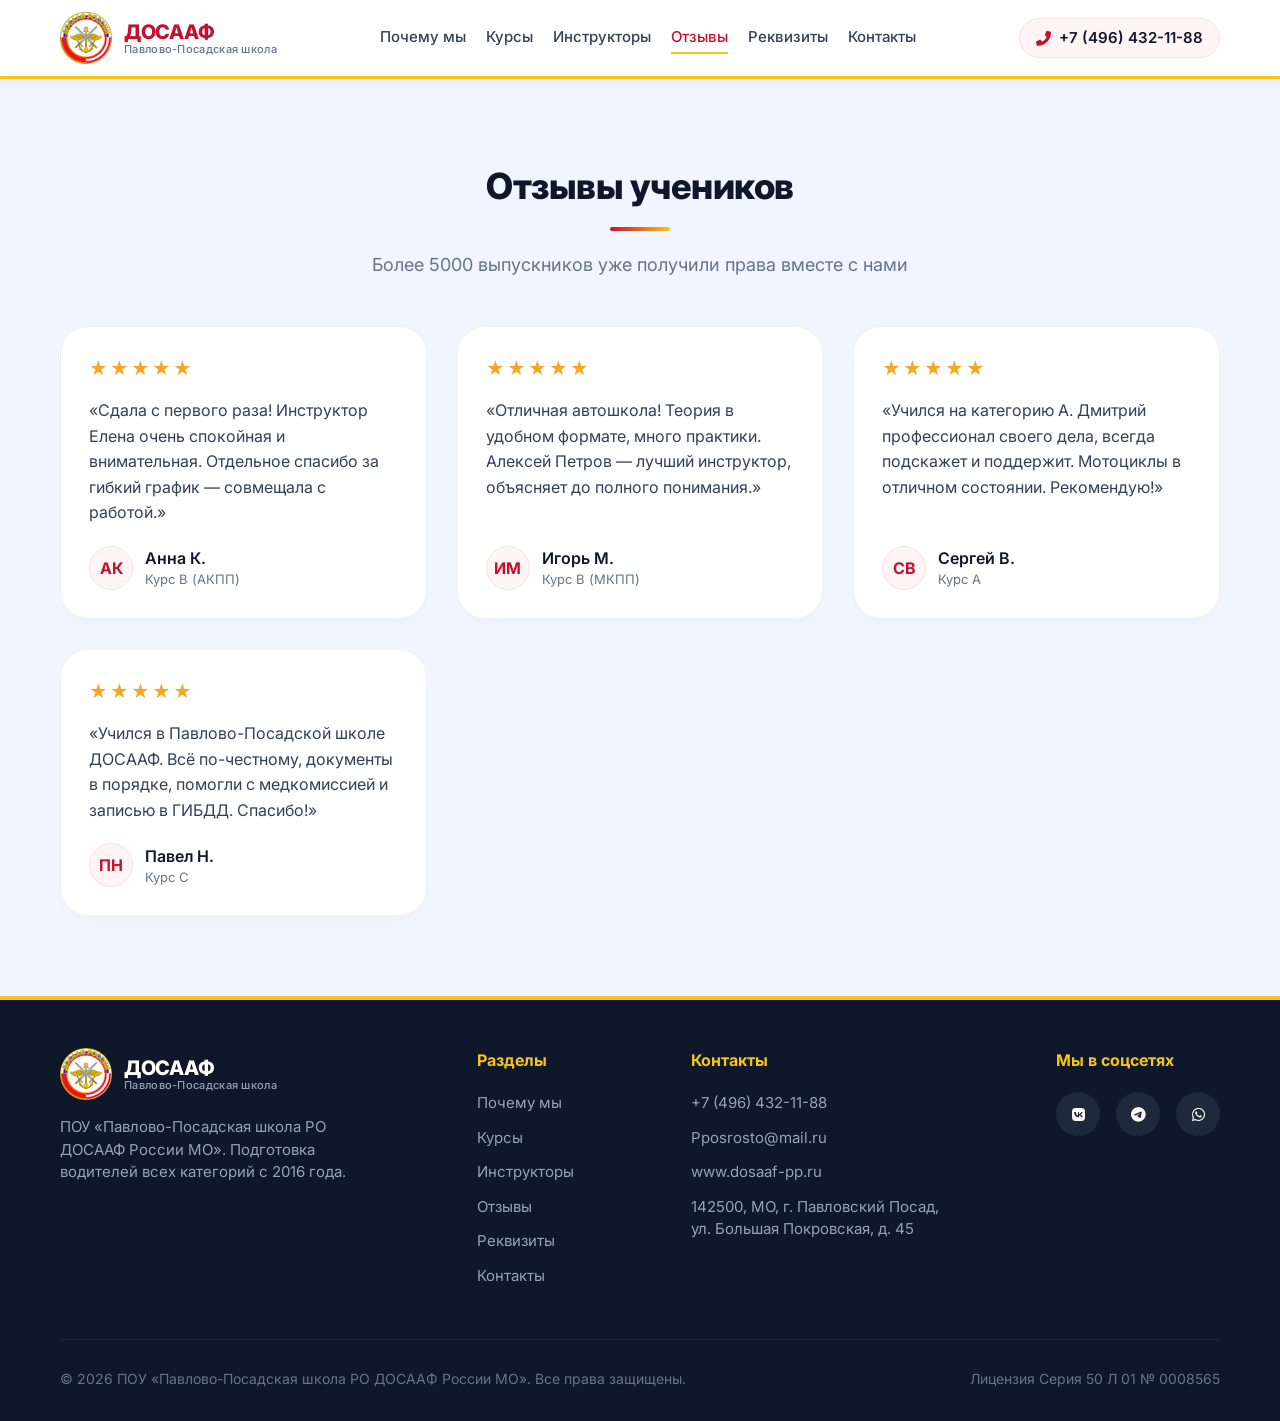
<file: reviews.html>
<!DOCTYPE html>
<html lang="ru">
<head>
  <meta charset="UTF-8">
  <meta name="viewport" content="width=device-width, initial-scale=1.0">
  <title>Отзывы — ПОУ «Павлово-Посадская школа РО ДОСААФ России МО»</title>
  <link rel="preconnect" href="https://fonts.googleapis.com">
  <link rel="preconnect" href="https://fonts.gstatic.com" crossorigin>
  <link href="https://fonts.googleapis.com/css2?family=Inter:opsz,wght@14..32,400;14..32,500;14..32,600;14..32,700;14..32,800&display=swap" rel="stylesheet">
  <link rel="stylesheet" href="https://cdnjs.cloudflare.com/ajax/libs/font-awesome/6.0.0-beta3/css/all.min.css">
  <link rel="stylesheet" href="style.css">
</head>
<body>
  <header>
    <div class="container header-inner">
      <a href="index.html" class="logo">
        <img src="images/dosaaf-logo.png" alt="Логотип ДОСААФ">
        <div class="logo-text-block">
          <span class="logo-title">ДОСААФ</span>
          <span class="logo-sub">Павлово-Посадская школа</span>
        </div>
      </a>

      <nav class="nav-desktop">
        <a href="index.html">Почему мы</a>
        <a href="courses.html">Курсы</a>
        <a href="instructors.html">Инструкторы</a>
        <a href="reviews.html" class="active">Отзывы</a>
        <a href="requisites.html">Реквизиты</a>
        <a href="contacts.html">Контакты</a>
      </nav>

      <a href="tel:+74964321188" class="header-phone">
        <i class="fas fa-phone-alt"></i> +7 (496) 432-11-88
      </a>

      <button class="burger" id="burger" aria-label="Меню" aria-expanded="false">
        <span></span>
        <span></span>
        <span></span>
      </button>
    </div>

    <div class="mobile-menu" id="mobileMenu">
      <nav class="mobile-nav">
        <a href="index.html">Почему мы</a>
        <a href="courses.html">Курсы</a>
        <a href="instructors.html">Инструкторы</a>
        <a href="reviews.html" class="active">Отзывы</a>
        <a href="requisites.html">Реквизиты</a>
        <a href="contacts.html">Контакты</a>
        <div class="mobile-nav-phone">
          <a href="tel:+74964321188">
            <i class="fas fa-phone-alt"></i> +7 (496) 432-11-88
          </a>
        </div>
      </nav>
    </div>
  </header>

  <section class="reviews">
    <div class="container">
      <h2 class="section-title">Отзывы учеников</h2>
      <p class="section-subtitle">Более 5000 выпускников уже получили права вместе с нами</p>

      <div class="reviews-grid">
        <div class="review-card">
          <div class="review-stars">★★★★★</div>
          <p class="review-text">
            «Сдала с первого раза! Инструктор Елена очень спокойная и внимательная. Отдельное спасибо за гибкий график — совмещала с работой.»
          </p>
          <div class="review-author">
            <div class="review-avatar">АК</div>
            <div>
              <div class="review-name">Анна К.</div>
              <div class="review-course">Курс B (АКПП)</div>
            </div>
          </div>
        </div>
        <div class="review-card">
          <div class="review-stars">★★★★★</div>
          <p class="review-text">
            «Отличная автошкола! Теория в удобном формате, много практики. Алексей Петров — лучший инструктор, объясняет до полного понимания.»
          </p>
          <div class="review-author">
            <div class="review-avatar">ИМ</div>
            <div>
              <div class="review-name">Игорь М.</div>
              <div class="review-course">Курс B (МКПП)</div>
            </div>
          </div>
        </div>
        <div class="review-card">
          <div class="review-stars">★★★★★</div>
          <p class="review-text">
            «Учился на категорию A. Дмитрий профессионал своего дела, всегда подскажет и поддержит. Мотоциклы в отличном состоянии. Рекомендую!»
          </p>
          <div class="review-author">
            <div class="review-avatar">СВ</div>
            <div>
              <div class="review-name">Сергей В.</div>
              <div class="review-course">Курс A</div>
            </div>
          </div>
        </div>
        <div class="review-card">
          <div class="review-stars">★★★★★</div>
          <p class="review-text">
            «Учился в Павлово-Посадской школе ДОСААФ. Всё по-честному, документы в порядке, помогли с медкомиссией и записью в ГИБДД. Спасибо!»
          </p>
          <div class="review-author">
            <div class="review-avatar">ПН</div>
            <div>
              <div class="review-name">Павел Н.</div>
              <div class="review-course">Курс C</div>
            </div>
          </div>
        </div>
      </div>
    </div>
  </section>

  <footer>
    <div class="container">
      <div class="footer-grid">
        <div class="footer-brand">
          <a href="index.html" class="logo">
            <img src="images/dosaaf-logo.png" alt="Логотип ДОСААФ">
            <div class="logo-text-block">
              <span class="logo-title">ДОСААФ</span>
              <span class="logo-sub">Павлово-Посадская школа</span>
            </div>
          </a>
          <p>ПОУ «Павлово-Посадская школа РО ДОСААФ России МО». Подготовка водителей всех категорий с 2016 года.</p>
        </div>
        <div class="footer-links">
          <h4>Разделы</h4>
          <a href="index.html">Почему мы</a>
          <a href="courses.html">Курсы</a>
          <a href="instructors.html">Инструкторы</a>
          <a href="reviews.html">Отзывы</a>
          <a href="requisites.html">Реквизиты</a>
          <a href="contacts.html">Контакты</a>
        </div>
        <div class="footer-links">
          <h4>Контакты</h4>
          <a href="tel:+74964321188">+7 (496) 432-11-88</a>
          <a href="mailto:Pposrosto@mail.ru">Pposrosto@mail.ru</a>
          <a href="https://www.dosaaf-pp.ru" target="_blank">www.dosaaf-pp.ru</a>
          <a href="contacts.html">142500, МО, г. Павловский Посад,<br>ул. Большая Покровская, д. 45</a>
        </div>
        <div class="footer-links">
          <h4>Мы в соцсетях</h4>
          <div class="footer-social">
            <a href="#" aria-label="ВКонтакте"><i class="fab fa-vk"></i></a>
            <a href="#" aria-label="Telegram"><i class="fab fa-telegram-plane"></i></a>
            <a href="#" aria-label="WhatsApp"><i class="fab fa-whatsapp"></i></a>
          </div>
        </div>
      </div>
      <div class="footer-bottom">
        <div>© 2026 ПОУ «Павлово-Посадская школа РО ДОСААФ России МО». Все права защищены.</div>
        <div>Лицензия Серия 50 Л 01 № 0008565</div>
      </div>
    </div>
  </footer>


  <script>
    (function () {
      const burger = document.getElementById('burger');
      const mobileMenu = document.getElementById('mobileMenu');
      if (!burger || !mobileMenu) return;

      function closeMenu() {
        burger.classList.remove('active');
        mobileMenu.classList.remove('open');
        burger.setAttribute('aria-expanded', 'false');
        document.body.style.overflow = '';
      }

      function openMenu() {
        burger.classList.add('active');
        mobileMenu.classList.add('open');
        burger.setAttribute('aria-expanded', 'true');
        document.body.style.overflow = 'hidden';
      }

      burger.addEventListener('click', function () {
        if (mobileMenu.classList.contains('open')) closeMenu();
        else openMenu();
      });

      mobileMenu.addEventListener('click', function (e) {
        if (e.target === mobileMenu) closeMenu();
      });

      mobileMenu.querySelectorAll('a').forEach(function (link) {
        link.addEventListener('click', closeMenu);
      });

      document.addEventListener('keydown', function (e) {
        if (e.key === 'Escape') closeMenu();
      });
    })();
  </script>

</body>
</html>
</file>
<file: style.css>
* {
  margin: 0;
  padding: 0;
  box-sizing: border-box;
}

body {
  font-family: 'Inter', sans-serif;
  background-color: #f8faff;
  color: #1e293b;
  line-height: 1.5;
  overflow-x: hidden;
}

.container {
  max-width: 1200px;
  margin: 0 auto;
  padding: 0 20px;
}

/* ===== Шапка ===== */
header {
  background-color: #ffffff;
  box-shadow: 0 4px 12px rgba(0, 0, 0, 0.04);
  padding: 12px 0;
  position: sticky;
  top: 0;
  z-index: 1000;
  border-bottom: 3px solid #f5c518;
}

.header-inner {
  display: flex;
  align-items: center;
  justify-content: space-between;
  gap: 16px;
  position: relative;
}

.logo {
  display: flex;
  align-items: center;
  gap: 12px;
  font-weight: 800;
  font-size: 24px;
  letter-spacing: -0.5px;
  color: #0f172a;
  text-decoration: none;
  flex-shrink: 0;
  z-index: 1001;
}

.logo img {
  height: 52px;
  width: 52px;
  object-fit: contain;
}

.logo-text-block {
  display: flex;
  flex-direction: column;
  line-height: 1.1;
}

.logo-text-block .logo-title {
  font-size: 20px;
  font-weight: 800;
  color: #c8102e;
  letter-spacing: -0.3px;
}

.logo-text-block .logo-sub {
  font-size: 11px;
  font-weight: 500;
  color: #64748b;
  letter-spacing: 0.3px;
}

/* Desktop nav */
.nav-desktop {
  display: flex;
  gap: 20px;
  font-weight: 500;
  align-items: center;
}

.nav-desktop a {
  text-decoration: none;
  color: #334155;
  transition: color 0.2s;
  padding: 4px 0;
  border-bottom: 2px solid transparent;
  font-size: 15px;
  white-space: nowrap;
}

.nav-desktop a:hover,
.nav-desktop a.active {
  color: #c8102e;
  border-bottom-color: #f5c518;
}

.header-phone {
  display: flex;
  align-items: center;
  gap: 8px;
  font-weight: 600;
  color: #0f172a;
  background: #fff5f5;
  padding: 8px 16px;
  border-radius: 40px;
  transition: background 0.2s;
  text-decoration: none;
  border: 1px solid #fde0e0;
  font-size: 15px;
  white-space: nowrap;
  flex-shrink: 0;
}

.header-phone i {
  color: #c8102e;
}

.header-phone:hover {
  background: #ffe5e5;
}

/* Burger button */
.burger {
  display: none;
  flex-direction: column;
  justify-content: center;
  gap: 5px;
  width: 40px;
  height: 40px;
  background: none;
  border: none;
  cursor: pointer;
  padding: 8px;
  z-index: 1001;
  border-radius: 8px;
  transition: background 0.2s;
}

.burger:hover {
  background: #f1f5f9;
}

.burger span {
  display: block;
  width: 22px;
  height: 2.5px;
  background: #0f172a;
  border-radius: 2px;
  transition: all 0.3s ease;
  transform-origin: center;
}

.burger.active span:nth-child(1) {
  transform: translateY(7.5px) rotate(45deg);
}

.burger.active span:nth-child(2) {
  opacity: 0;
  transform: scaleX(0);
}

.burger.active span:nth-child(3) {
  transform: translateY(-7.5px) rotate(-45deg);
}

/* Mobile menu overlay */
.mobile-menu {
  display: none;
  position: fixed;
  top: 0;
  left: 0;
  right: 0;
  bottom: 0;
  background: rgba(15, 23, 42, 0.5);
  z-index: 999;
  opacity: 0;
  visibility: hidden;
  transition: opacity 0.3s ease, visibility 0.3s ease;
}

.mobile-menu.open {
  opacity: 1;
  visibility: visible;
}

.mobile-nav {
  position: fixed;
  top: 0;
  right: 0;
  width: min(320px, 85vw);
  height: 100%;
  background: #ffffff;
  z-index: 1000;
  padding: 90px 28px 40px;
  transform: translateX(100%);
  transition: transform 0.3s cubic-bezier(0.4, 0, 0.2, 1);
  box-shadow: -8px 0 30px rgba(0, 0, 0, 0.12);
  overflow-y: auto;
  display: flex;
  flex-direction: column;
  gap: 6px;
}

.mobile-menu.open .mobile-nav {
  transform: translateX(0);
}

.mobile-nav a {
  display: block;
  text-decoration: none;
  color: #334155;
  font-weight: 600;
  font-size: 17px;
  padding: 14px 16px;
  border-radius: 12px;
  transition: all 0.2s;
  border-left: 3px solid transparent;
}

.mobile-nav a:hover,
.mobile-nav a.active {
  background: #fff5f5;
  color: #c8102e;
  border-left-color: #f5c518;
}

.mobile-nav-phone {
  margin-top: 24px;
  padding-top: 24px;
  border-top: 1px solid #e2e8f0;
}

.mobile-nav-phone a {
  display: flex;
  align-items: center;
  gap: 10px;
  background: #fff5f5;
  color: #c8102e !important;
  border: 1px solid #fde0e0;
  border-radius: 40px;
  justify-content: center;
  font-weight: 700;
  border-left: none !important;
}

.mobile-nav-phone a:hover {
  background: #ffe5e5;
}

/* ===== Герой ===== */
.hero {
  padding: 60px 0 80px;
  background: linear-gradient(135deg, #ffffff 0%, #fff8ec 50%, #f0f6ff 100%);
  position: relative;
  overflow: hidden;
}

.hero::before {
  content: "";
  position: absolute;
  top: -80px;
  right: -80px;
  width: 380px;
  height: 380px;
  background: radial-gradient(circle, rgba(200, 16, 46, 0.06) 0%, transparent 70%);
  border-radius: 50%;
  pointer-events: none;
}

.hero::after {
  content: "";
  position: absolute;
  bottom: -100px;
  left: -100px;
  width: 340px;
  height: 340px;
  background: radial-gradient(circle, rgba(245, 197, 24, 0.10) 0%, transparent 70%);
  border-radius: 50%;
  pointer-events: none;
}

.hero-grid {
  display: flex;
  align-items: center;
  gap: 40px;
  flex-wrap: wrap;
  position: relative;
  z-index: 1;
}

.hero-content {
  flex: 1 1 400px;
}

.hero-badge {
  display: inline-block;
  background: #fff5e0;
  color: #a37b00;
  font-weight: 600;
  font-size: 14px;
  padding: 6px 16px;
  border-radius: 40px;
  margin-bottom: 20px;
  letter-spacing: 0.3px;
  border: 1px solid #f5c518;
}

.hero-title {
  font-size: 46px;
  font-weight: 800;
  line-height: 1.15;
  letter-spacing: -1px;
  color: #0f172a;
  margin-bottom: 20px;
}

.hero-title span {
  background: linear-gradient(135deg, #c8102e, #f5a623);
  -webkit-background-clip: text;
  -webkit-text-fill-color: transparent;
  background-clip: text;
}

.hero-text {
  font-size: 18px;
  color: #475569;
  margin-bottom: 32px;
  max-width: 560px;
}

.hero-stats {
  display: flex;
  gap: 36px;
  margin-bottom: 36px;
  flex-wrap: wrap;
}

.stat-item h3 {
  font-size: 32px;
  font-weight: 800;
  color: #c8102e;
  line-height: 1.2;
}

.stat-item p {
  color: #64748b;
  font-weight: 500;
  font-size: 14px;
}

.hero-buttons {
  display: flex;
  gap: 16px;
  flex-wrap: wrap;
}

.btn {
  display: inline-flex;
  align-items: center;
  justify-content: center;
  gap: 8px;
  background: #c8102e;
  color: white;
  font-weight: 600;
  padding: 14px 32px;
  border-radius: 60px;
  text-decoration: none;
  transition: all 0.2s;
  border: none;
  cursor: pointer;
  font-size: 16px;
  box-shadow: 0 10px 20px -8px rgba(200, 16, 46, 0.4);
}

.btn:hover {
  background: #a50d26;
  transform: translateY(-2px);
  box-shadow: 0 16px 24px -8px rgba(200, 16, 46, 0.5);
}

.btn-outline {
  background: transparent;
  color: #c8102e;
  border: 1.5px solid #c8102e;
  box-shadow: none;
}

.btn-outline:hover {
  background: #fff5f5;
  color: #a50d26;
  transform: translateY(-2px);
}

/* ===== Заголовки секций ===== */
.section-title {
  font-size: 36px;
  font-weight: 800;
  letter-spacing: -0.5px;
  color: #0f172a;
  margin-bottom: 12px;
  text-align: center;
}

.section-title::after {
  content: "";
  display: block;
  width: 60px;
  height: 4px;
  background: linear-gradient(90deg, #c8102e, #f5c518);
  border-radius: 4px;
  margin: 14px auto 0;
}

.section-subtitle {
  text-align: center;
  color: #64748b;
  font-size: 18px;
  max-width: 640px;
  margin: 20px auto 48px;
}

/* ===== Преимущества ===== */
.features {
  padding: 80px 0;
  background: #ffffff;
}

.features-grid {
  display: grid;
  grid-template-columns: repeat(auto-fit, minmax(240px, 1fr));
  gap: 28px;
}

.feature-card {
  background: #f8faff;
  padding: 32px 24px;
  border-radius: 28px;
  transition: all 0.25s;
  border: 1px solid #eef2f6;
}

.feature-card:hover {
  transform: translateY(-6px);
  box-shadow: 0 20px 30px -10px rgba(0, 0, 0, 0.06);
  border-color: #f5c518;
  background: #ffffff;
}

.feature-icon {
  width: 56px;
  height: 56px;
  background: linear-gradient(135deg, #fff5e0, #ffe0e0);
  border-radius: 18px;
  display: flex;
  align-items: center;
  justify-content: center;
  margin-bottom: 24px;
}

.feature-icon i {
  font-size: 28px;
  color: #c8102e;
}

.feature-card h3 {
  font-size: 20px;
  font-weight: 700;
  margin-bottom: 10px;
  color: #0f172a;
}

.feature-card p {
  color: #475569;
  font-size: 15px;
}

/* ===== Курсы ===== */
.courses {
  padding: 80px 0;
  background: #f0f5ff;
  min-height: 60vh;
}

.courses-grid {
  display: grid;
  grid-template-columns: repeat(auto-fit, minmax(260px, 1fr));
  gap: 30px;
  margin-top: 20px;
}

.course-card {
  background: white;
  border-radius: 32px;
  padding: 32px 28px;
  box-shadow: 0 12px 24px -12px rgba(0, 0, 0, 0.08);
  transition: all 0.25s;
  display: flex;
  flex-direction: column;
  border: 1px solid #ffffff;
}

.course-card:hover {
  transform: translateY(-6px);
  box-shadow: 0 28px 36px -14px rgba(200, 16, 46, 0.18);
  border-color: #f5c518;
}

.course-tag {
  display: inline-block;
  background: #fff5f5;
  color: #c8102e;
  font-weight: 600;
  font-size: 13px;
  padding: 4px 12px;
  border-radius: 40px;
  margin-bottom: 18px;
  align-self: flex-start;
  border: 1px solid #fde0e0;
}

.course-card h3 {
  font-size: 24px;
  font-weight: 800;
  margin-bottom: 12px;
  color: #0f172a;
}

.course-price {
  font-size: 32px;
  font-weight: 800;
  color: #c8102e;
  margin: 16px 0 8px;
}

.course-price small {
  font-size: 16px;
  font-weight: 500;
  color: #64748b;
}

.course-desc {
  color: #475569;
  margin-bottom: 24px;
  flex-grow: 1;
}

.course-card .btn {
  width: 100%;
  padding: 12px 20px;
}

/* ===== Инструкторы ===== */
.instructors {
  padding: 80px 0;
  background: #ffffff;
  min-height: 60vh;
}

.instructors-grid {
  display: grid;
  grid-template-columns: repeat(auto-fit, minmax(200px, 1fr));
  gap: 30px;
}

.instructor-card {
  text-align: center;
  background: #f8faff;
  padding: 32px 16px 24px;
  border-radius: 32px;
  transition: all 0.2s;
  border: 1px solid #eef2f6;
}

.instructor-card:hover {
  background: #ffffff;
  box-shadow: 0 20px 30px -12px rgba(0, 0, 0, 0.06);
  border-color: #f5c518;
}

.instructor-avatar {
  width: 120px;
  height: 120px;
  border-radius: 50%;
  background: linear-gradient(135deg, #fff5e0, #ffe0e0);
  margin: 0 auto 20px;
  display: flex;
  align-items: center;
  justify-content: center;
  font-size: 48px;
  color: #c8102e;
  font-weight: 600;
  border: 4px solid white;
  box-shadow: 0 8px 16px -6px rgba(0, 0, 0, 0.1);
}

.instructor-card h4 {
  font-size: 20px;
  font-weight: 700;
  margin-bottom: 4px;
}

.instructor-card p {
  color: #64748b;
  font-size: 14px;
  margin-bottom: 12px;
}

.instructor-exp {
  display: inline-block;
  background: #fff5f5;
  color: #c8102e;
  font-weight: 600;
  font-size: 13px;
  padding: 4px 12px;
  border-radius: 40px;
  border: 1px solid #fde0e0;
}

/* ===== Отзывы ===== */
.reviews {
  padding: 80px 0;
  background: #f0f5ff;
  min-height: 60vh;
}

.reviews-grid {
  display: grid;
  grid-template-columns: repeat(auto-fit, minmax(280px, 1fr));
  gap: 30px;
}

.review-card {
  background: white;
  padding: 28px;
  border-radius: 28px;
  box-shadow: 0 8px 16px -8px rgba(0, 0, 0, 0.04);
  display: flex;
  flex-direction: column;
  border: 1px solid #eef2f6;
  transition: all 0.2s;
}

.review-card:hover {
  border-color: #f5c518;
}

.review-stars {
  color: #f5a623;
  font-size: 18px;
  margin-bottom: 16px;
  letter-spacing: 2px;
}

.review-text {
  color: #334155;
  font-size: 16px;
  line-height: 1.6;
  margin-bottom: 20px;
  flex-grow: 1;
}

.review-author {
  display: flex;
  align-items: center;
  gap: 12px;
}

.review-avatar {
  width: 44px;
  height: 44px;
  background: #fff5f5;
  border-radius: 50%;
  display: flex;
  align-items: center;
  justify-content: center;
  font-weight: 700;
  color: #c8102e;
  border: 1px solid #fde0e0;
  flex-shrink: 0;
}

.review-name {
  font-weight: 600;
  color: #0f172a;
}

.review-course {
  font-size: 13px;
  color: #64748b;
}

/* ===== Контакты ===== */
.contact {
  padding: 80px 0;
  background: #ffffff;
  min-height: 60vh;
}

.contact-cards {
  display: grid;
  grid-template-columns: repeat(auto-fit, minmax(260px, 1fr));
  gap: 24px;
  margin-bottom: 40px;
}

.contact-card {
  background: linear-gradient(135deg, #ffffff 0%, #f8faff 100%);
  border: 1px solid #eef2f6;
  border-radius: 24px;
  padding: 32px 24px;
  text-align: center;
  transition: all 0.25s;
}

.contact-card:hover {
  transform: translateY(-6px);
  border-color: #f5c518;
  box-shadow: 0 20px 30px -12px rgba(200, 16, 46, 0.12);
}

.contact-card-icon {
  width: 64px;
  height: 64px;
  background: linear-gradient(135deg, #fff5e0, #ffe0e0);
  border-radius: 20px;
  display: flex;
  align-items: center;
  justify-content: center;
  margin: 0 auto 20px;
  font-size: 26px;
  color: #c8102e;
}

.contact-card h3 {
  font-size: 18px;
  font-weight: 700;
  color: #0f172a;
  margin-bottom: 12px;
}

.contact-card p {
  color: #475569;
  font-size: 15px;
  line-height: 1.6;
}

.contact-card p a {
  color: #c8102e;
  text-decoration: none;
  font-weight: 600;
  transition: color 0.2s;
  word-break: break-word;
}

.contact-card p a:hover {
  color: #a50d26;
  text-decoration: underline;
}

.contact-cta {
  text-align: center;
  margin-top: 20px;
}

/* ===== Реквизиты ===== */
.requisites {
  padding: 60px 0 80px;
  background: #f8faff;
  min-height: 60vh;
}

.req-block {
  background: #ffffff;
  border-radius: 28px;
  padding: 32px 36px;
  margin-bottom: 28px;
  box-shadow: 0 8px 24px -12px rgba(0, 0, 0, 0.06);
  border: 1px solid #eef2f6;
  transition: border-color 0.2s;
}

.req-block:hover {
  border-color: #f5c518;
}

.req-block-title {
  font-size: 22px;
  font-weight: 800;
  color: #0f172a;
  margin-bottom: 24px;
  padding-bottom: 16px;
  border-bottom: 2px solid #f5c518;
  display: flex;
  align-items: center;
  gap: 12px;
}

.req-block-title i {
  color: #c8102e;
  font-size: 22px;
}

.req-table {
  width: 100%;
  border-collapse: collapse;
  font-size: 15px;
}

.req-table tr {
  border-bottom: 1px solid #f1f5f9;
}

.req-table tr:last-child {
  border-bottom: none;
}

.req-table td {
  padding: 14px 8px;
  vertical-align: top;
  color: #334155;
  line-height: 1.6;
}

.req-label {
  width: 240px;
  font-weight: 600;
  color: #64748b;
  font-size: 14px;
}

.req-table a {
  color: #c8102e;
  text-decoration: none;
  font-weight: 500;
  transition: color 0.2s;
}

.req-table a:hover {
  color: #a50d26;
  text-decoration: underline;
}

.req-table code {
  background: #f8faff;
  padding: 4px 10px;
  border-radius: 6px;
  font-family: 'Courier New', monospace;
  font-size: 15px;
  font-weight: 600;
  color: #0f172a;
  border: 1px solid #e2e8f0;
  letter-spacing: 0.5px;
  word-break: break-all;
}

/* ===== Подвал ===== */
footer {
  background: #0f172a;
  color: #e2e8f0;
  padding: 48px 0 32px;
  border-top: 4px solid #f5c518;
}

.footer-grid {
  display: flex;
  justify-content: space-between;
  flex-wrap: wrap;
  gap: 40px;
  margin-bottom: 40px;
}

.footer-brand {
  max-width: 300px;
}

.footer-brand .logo {
  margin-bottom: 16px;
}

.footer-brand .logo-text-block .logo-title {
  color: #ffffff;
}

.footer-brand .logo-text-block .logo-sub {
  color: #94a3b8;
}

.footer-brand p {
  color: #94a3b8;
  font-size: 15px;
}

.footer-links h4 {
  font-size: 16px;
  font-weight: 700;
  margin-bottom: 20px;
  color: #f5c518;
}

.footer-links a {
  display: block;
  color: #94a3b8;
  text-decoration: none;
  margin-bottom: 12px;
  font-size: 15px;
  transition: color 0.2s;
  line-height: 1.5;
}

.footer-links a:hover {
  color: white;
}

.footer-social {
  display: flex;
  gap: 16px;
  margin-top: 16px;
}

.footer-social a {
  display: inline-flex;
  align-items: center;
  justify-content: center;
  width: 44px;
  height: 44px;
  background: #1e293b;
  border-radius: 50%;
  color: white;
  text-decoration: none;
  transition: background 0.2s;
  margin-bottom: 0;
}

.footer-social a:hover {
  background: #c8102e;
}

.footer-bottom {
  border-top: 1px solid #1e293b;
  padding-top: 28px;
  display: flex;
  justify-content: space-between;
  align-items: center;
  flex-wrap: wrap;
  gap: 16px;
  color: #64748b;
  font-size: 14px;
}

/* ===== Адаптив ===== */

/* Планшеты и меньше */
@media (max-width: 992px) {
  .nav-desktop {
    display: none;
  }

  .header-phone {
    display: none;
  }

  .burger {
    display: flex;
  }

  .mobile-menu {
    display: block;
  }

  .hero-title {
    font-size: 38px;
  }

  .section-title {
    font-size: 30px;
  }
}

/* Мобильные */
@media (max-width: 768px) {
  .container {
    padding: 0 16px;
  }

  header {
    padding: 10px 0;
  }

  .logo img {
    height: 44px;
    width: 44px;
  }

  .logo-text-block .logo-title {
    font-size: 17px;
  }

  .logo-text-block .logo-sub {
    font-size: 10px;
  }

  .hero {
    padding: 40px 0 56px;
  }

  .hero-title {
    font-size: 32px;
    letter-spacing: -0.5px;
  }

  .hero-text {
    font-size: 16px;
    margin-bottom: 24px;
  }

  .hero-stats {
    gap: 20px;
    margin-bottom: 28px;
  }

  .stat-item h3 {
    font-size: 26px;
  }

  .stat-item p {
    font-size: 13px;
  }

  .hero-buttons {
    flex-direction: column;
  }

  .hero-buttons .btn {
    width: 100%;
  }

  .section-title {
    font-size: 26px;
  }

  .section-subtitle {
    font-size: 16px;
    margin-bottom: 36px;
  }

  .features,
  .courses,
  .instructors,
  .reviews,
  .contact {
    padding: 56px 0;
  }

  .features-grid,
  .courses-grid,
  .instructors-grid,
  .reviews-grid,
  .contact-cards {
    gap: 20px;
  }

  .feature-card,
  .course-card,
  .contact-card {
    padding: 24px 20px;
  }

  .course-card h3 {
    font-size: 22px;
  }

  .course-price {
    font-size: 28px;
  }

  .instructor-avatar {
    width: 100px;
    height: 100px;
    font-size: 40px;
  }

  .req-block {
    padding: 24px 20px;
    border-radius: 20px;
  }

  .req-block-title {
    font-size: 18px;
    margin-bottom: 18px;
    padding-bottom: 12px;
  }

  .req-table td {
    display: block;
    width: 100% !important;
    padding: 4px 0;
  }

  .req-table tr {
    display: block;
    padding: 14px 0;
  }

  .req-table tr:not(:last-child) {
    border-bottom: 1px solid #f1f5f9;
  }

  .req-label {
    width: 100%;
    font-size: 12px;
    text-transform: uppercase;
    letter-spacing: 0.4px;
    margin-bottom: 4px;
    color: #94a3b8;
  }

  .req-table code {
    font-size: 14px;
    display: inline-block;
    max-width: 100%;
  }

  .footer-grid {
    flex-direction: column;
    gap: 32px;
  }

  .footer-brand {
    max-width: 100%;
  }

  .footer-bottom {
    flex-direction: column;
    text-align: center;
    gap: 8px;
  }
}

/* Маленькие телефоны */
@media (max-width: 480px) {
  .hero-title {
    font-size: 26px;
  }

  .hero-badge {
    font-size: 13px;
    padding: 5px 12px;
  }

  .btn {
    padding: 13px 24px;
    font-size: 15px;
  }

  .stat-item h3 {
    font-size: 24px;
  }

  .section-title {
    font-size: 24px;
  }

  .logo img {
    height: 40px;
    width: 40px;
  }

  .logo-text-block .logo-title {
    font-size: 16px;
  }

  .features-grid {
    grid-template-columns: 1fr;
  }

  .courses-grid {
    grid-template-columns: 1fr;
  }

  .instructors-grid {
    grid-template-columns: 1fr 1fr;
    gap: 16px;
  }

  .instructor-avatar {
    width: 80px;
    height: 80px;
    font-size: 32px;
  }

  .instructor-card h4 {
    font-size: 16px;
  }

  .instructor-card p {
    font-size: 13px;
  }

  .reviews-grid {
    grid-template-columns: 1fr;
  }

  .contact-cards {
    grid-template-columns: 1fr;
  }

  .mobile-nav {
    width: min(300px, 88vw);
    padding: 80px 20px 32px;
  }
}

/* Очень узкие экраны */
@media (max-width: 360px) {
  .instructors-grid {
    grid-template-columns: 1fr;
  }

  .hero-title {
    font-size: 24px;
  }
}
</file>
